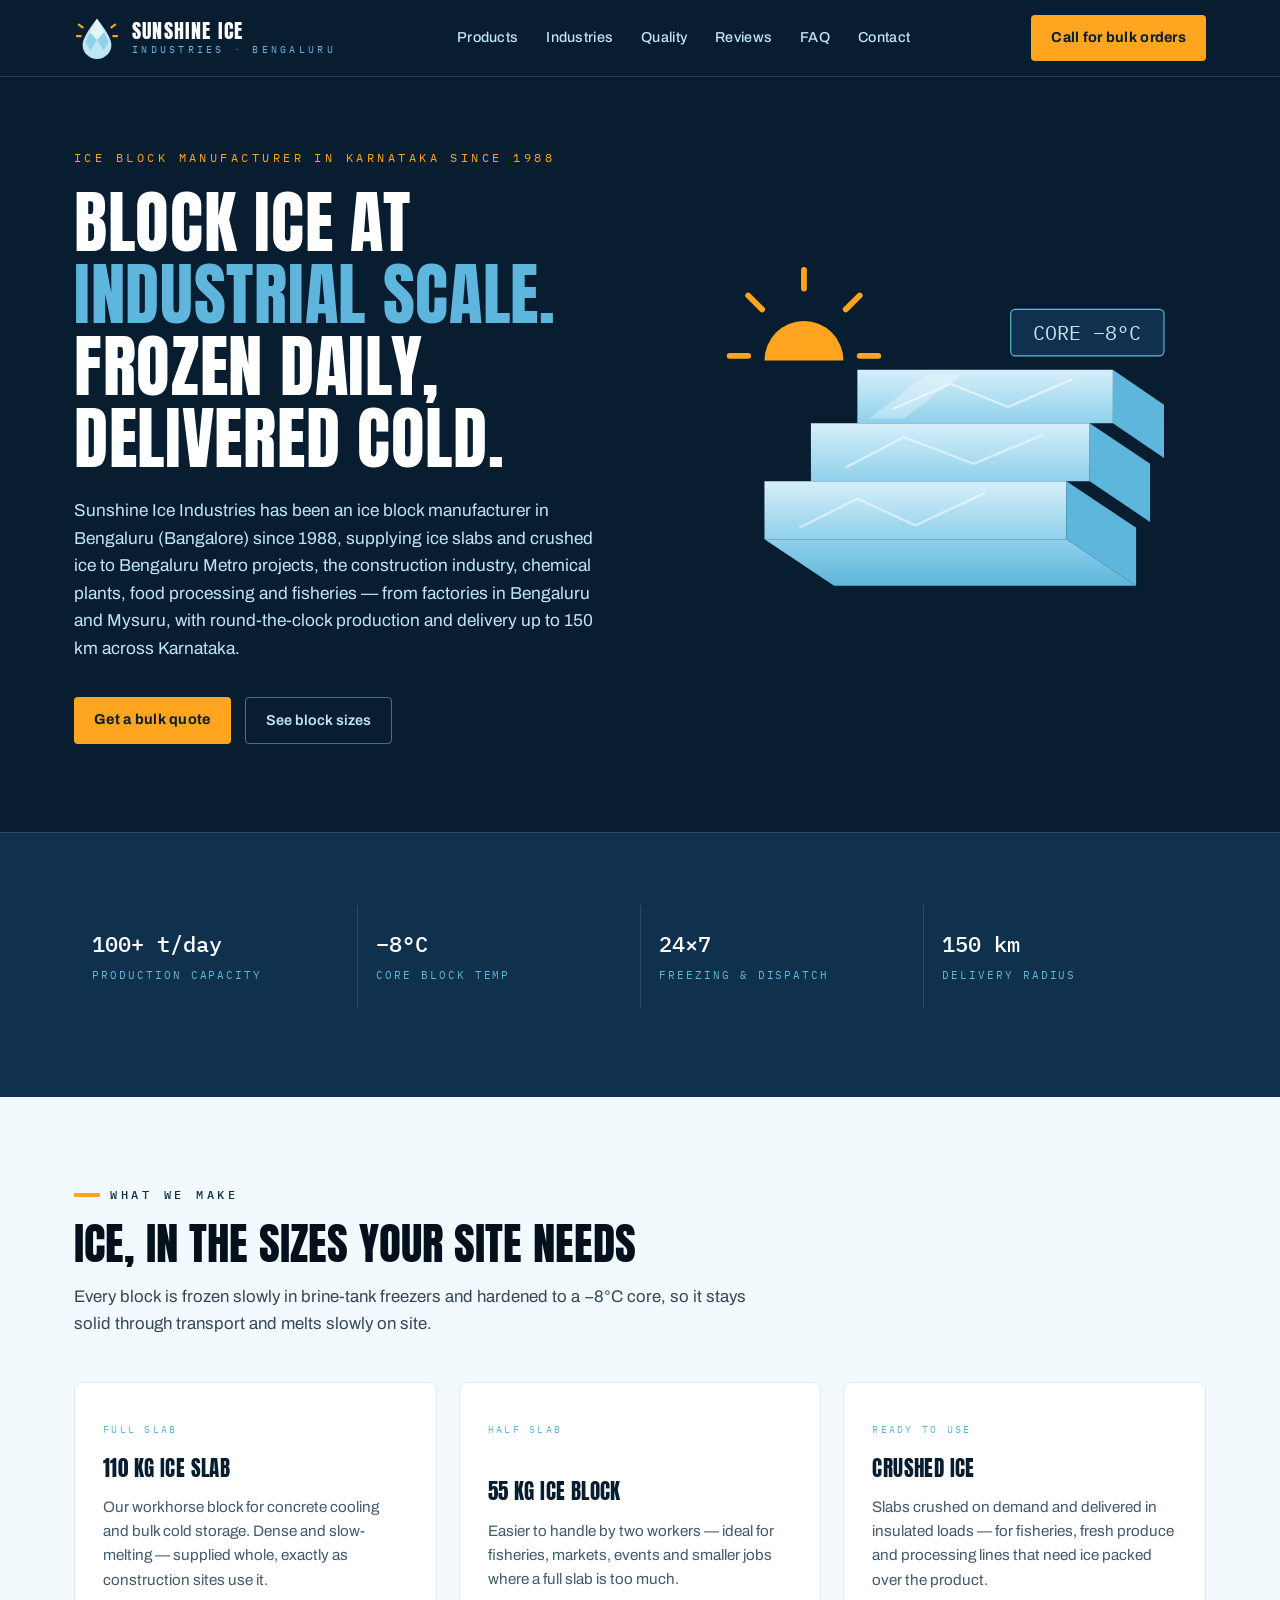
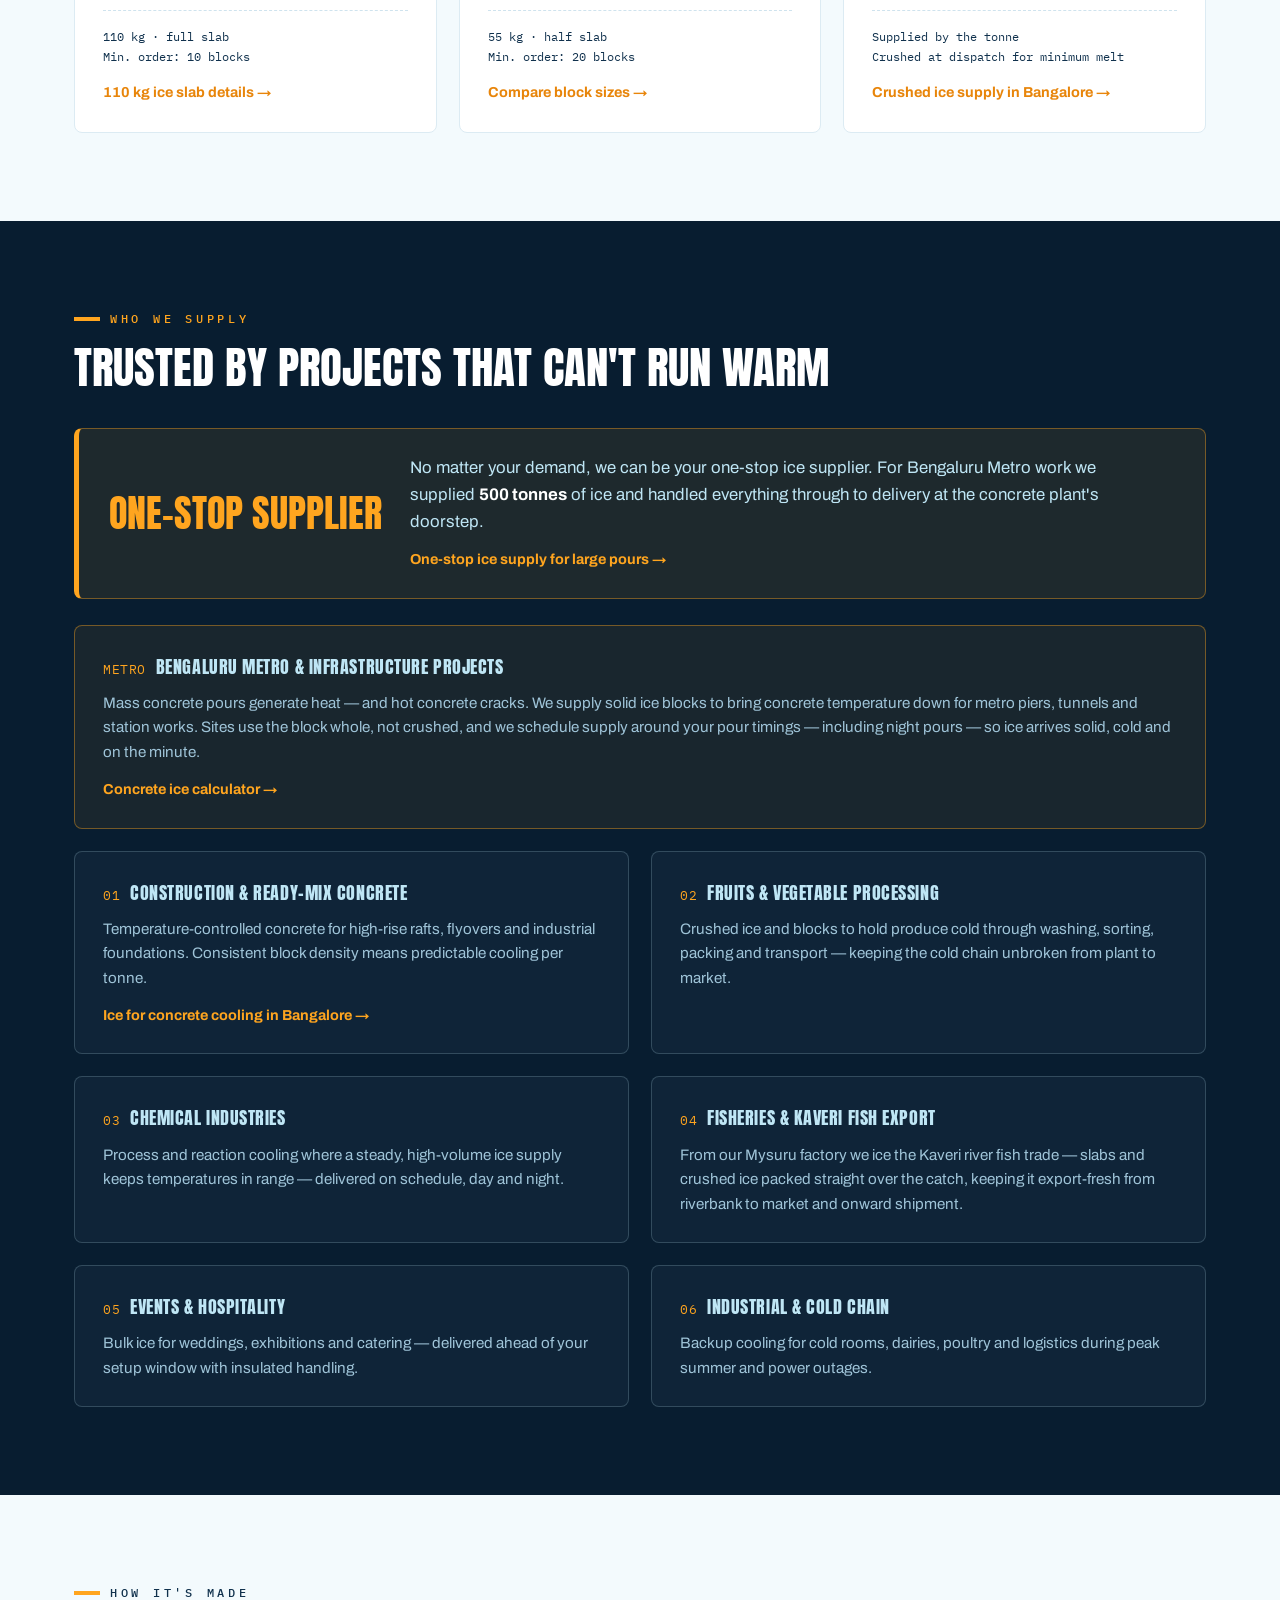
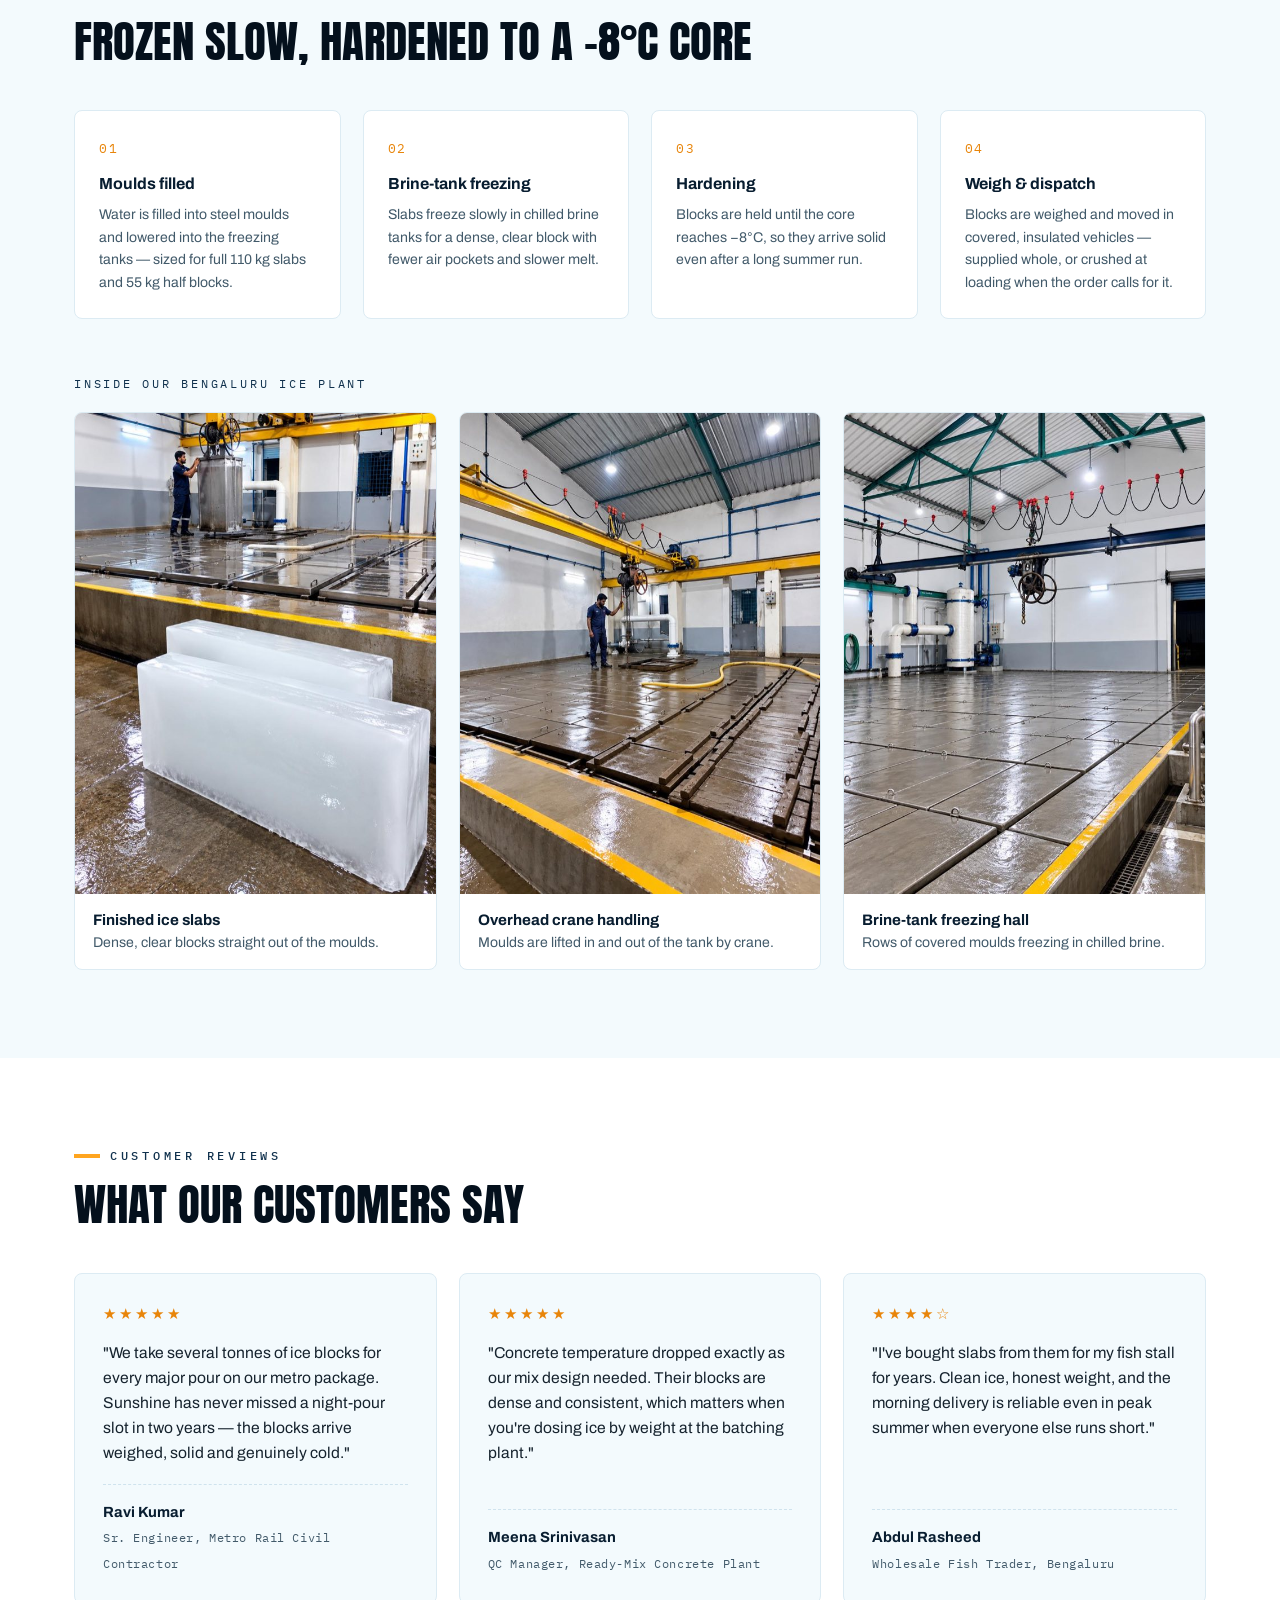
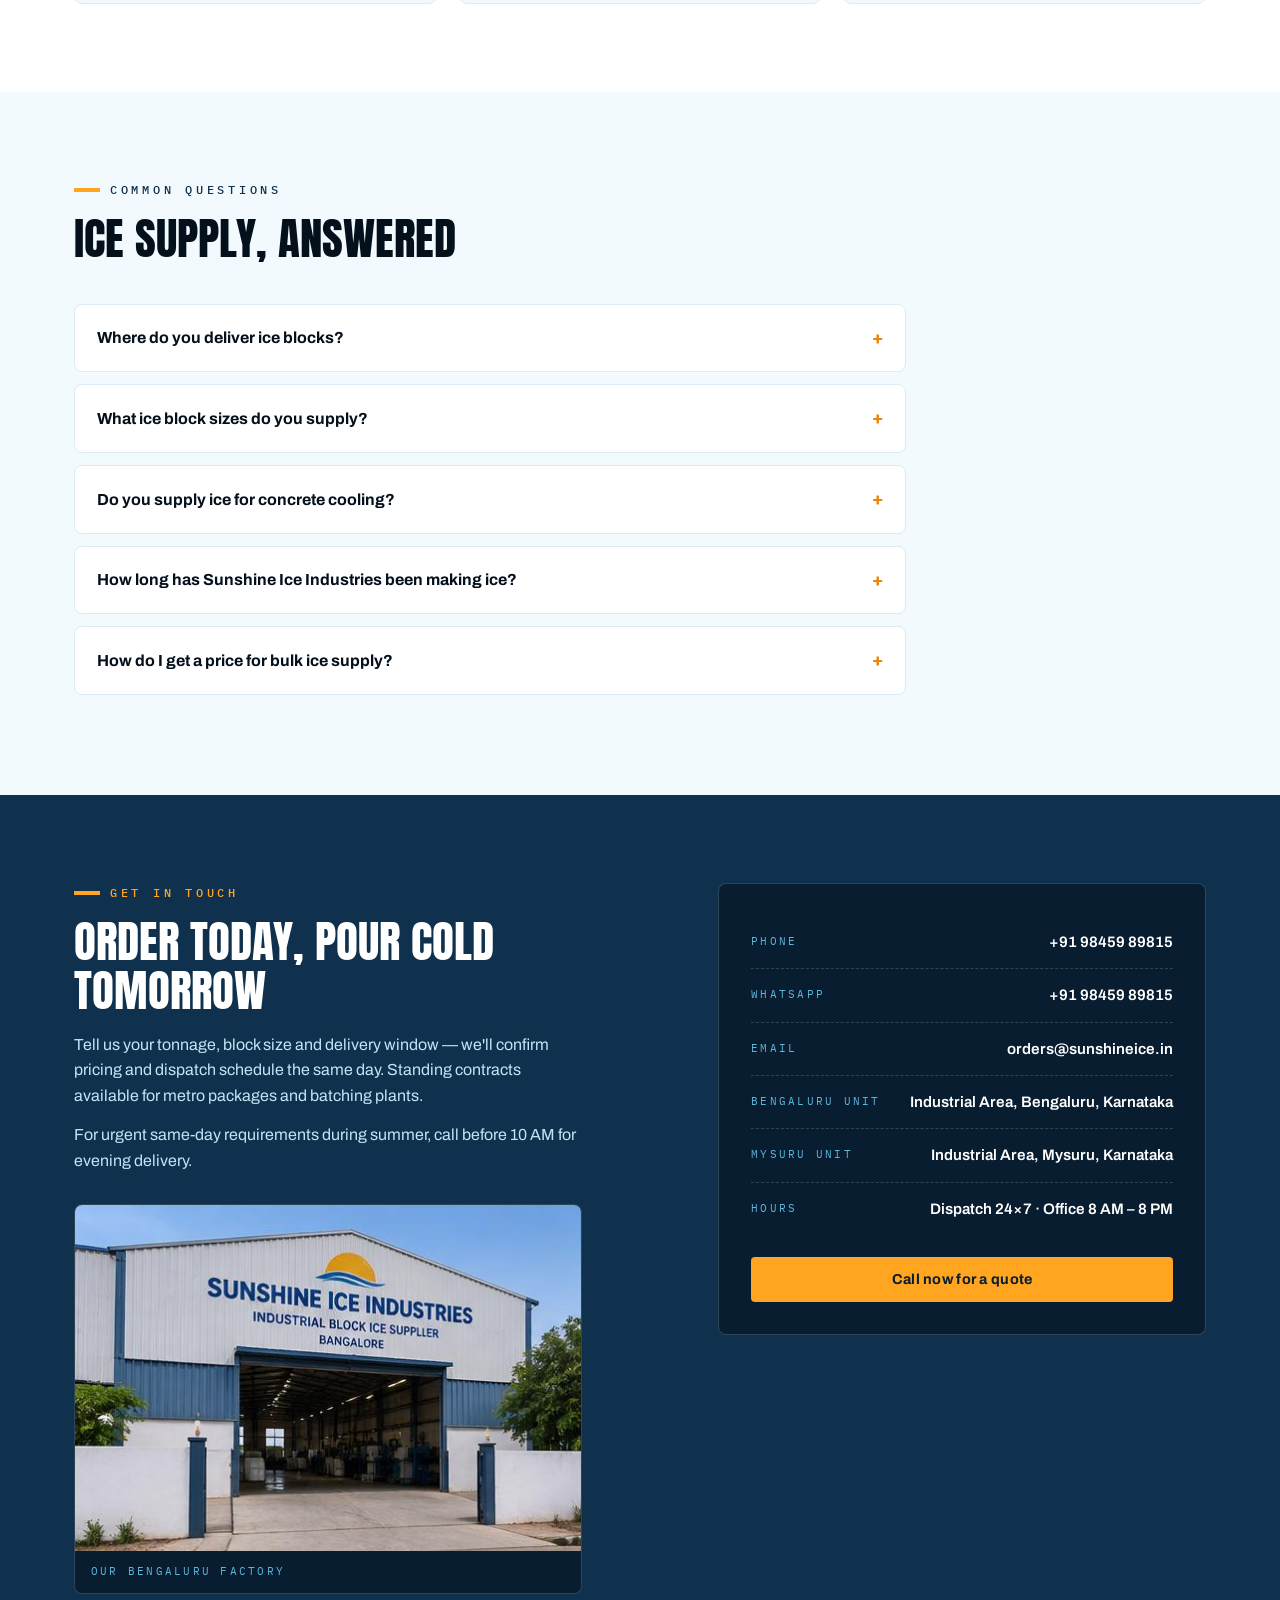
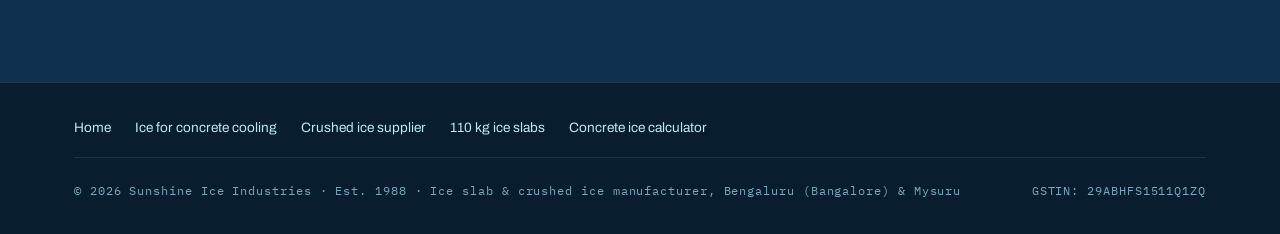
<file: index.html>
<!DOCTYPE html>
<html lang="en">
<head>
<meta charset="UTF-8">
<meta name="viewport" content="width=device-width, initial-scale=1.0">
<meta name="color-scheme" content="only light">
<meta name="supported-color-schemes" content="light">
<title>Ice Block Manufacturer in Bengaluru | Ice Slab Supplier — Sunshine Ice Industries</title>
<meta name="description" content="Ice block and ice slab manufacturer in Bengaluru (Bangalore) since 1988. 110 kg and 55 kg blocks and crushed ice for concrete cooling. Call +91 98459 89815.">
<link rel="canonical" href="https://www.sunshineice.in/">
<meta name="geo.region" content="IN-KA">
<meta name="geo.placename" content="Bengaluru">
<meta property="og:type" content="website">
<meta property="og:title" content="Ice Block Manufacturer in Bengaluru — Sunshine Ice Industries">
<meta property="og:description" content="110 kg &amp; 55 kg ice slabs and crushed ice for concrete cooling, metro projects, construction and food processing. 100+ tonnes/day, delivery up to 150 km. Call +91 98459 89815.">
<meta property="og:url" content="https://www.sunshineice.in/">
<meta property="og:locale" content="en_IN">
<meta property="og:site_name" content="Sunshine Ice Industries">
<meta property="og:image" content="https://www.sunshineice.in/images/sunshine-ice-bengaluru-share.jpg">
<meta property="og:image:type" content="image/jpeg">
<meta property="og:image:width" content="1200">
<meta property="og:image:height" content="630">
<meta property="og:image:alt" content="Ice slabs at the Sunshine Ice Industries factory in Bengaluru">
<meta name="twitter:card" content="summary_large_image">
<meta name="twitter:image" content="https://www.sunshineice.in/images/sunshine-ice-bengaluru-share.jpg">
<meta name="twitter:title" content="Ice Block Manufacturer in Bengaluru — Sunshine Ice Industries">
<meta name="twitter:description" content="Industrial ice slabs and crushed ice. 100+ tonnes/day, delivery up to 150 km across Karnataka.">
<link rel="icon" type="image/svg+xml" href="/favicon.svg">
<link rel="icon" type="image/png" sizes="96x96" href="/favicon-96.png">
<link rel="apple-touch-icon" href="/apple-touch-icon.png">
<link rel="preconnect" href="https://fonts.googleapis.com">
<link rel="preconnect" href="https://fonts.gstatic.com" crossorigin>
<link href="https://fonts.googleapis.com/css2?family=Anton&family=Archivo:wght@400;500;600;700&family=IBM+Plex+Mono:wght@400;500&display=swap" rel="stylesheet">
<link rel="stylesheet" href="/styles.css">
<script type="application/ld+json">
{
  "@context": "https://schema.org",
  "@type": "LocalBusiness",
  "name": "Sunshine Ice Industries",
  "description": "Ice block and ice slab manufacturer with factories in Bengaluru and Mysuru, supplying construction, Bengaluru Metro projects, chemical industries, food processing and Kaveri river fish export.",
  "url": "https://www.sunshineice.in/",
  "foundingDate": "1988",
  "telephone": "+919845989815",
  "email": "orders@sunshineice.in",
  "image": [
    "https://www.sunshineice.in/images/sunshine-ice-bengaluru-share.jpg",
    "https://www.sunshineice.in/images/ice-slabs-bengaluru-ice-factory.jpg",
    "https://www.sunshineice.in/images/ice-factory-bengaluru-exterior.jpg"
  ],
  "address": {
    "@type": "PostalAddress",
    "addressLocality": "Bengaluru",
    "addressRegion": "Karnataka",
    "addressCountry": "IN"
  },
  "location": [
    {"@type": "Place", "name": "Sunshine Ice Industries Bengaluru Unit", "address": {"@type": "PostalAddress", "addressLocality": "Bengaluru", "addressRegion": "Karnataka", "addressCountry": "IN"}},
    {"@type": "Place", "name": "Sunshine Ice Industries Mysuru Unit", "address": {"@type": "PostalAddress", "addressLocality": "Mysuru", "addressRegion": "Karnataka", "addressCountry": "IN"}}
  ],
  "areaServed": ["Bengaluru", "Bangalore", "Mysuru", "Karnataka"],
  "openingHours": "Mo-Su 00:00-24:00",
  "vatID": "29ABHFS1511Q1ZQ",
  "makesOffer": [
    {"@type": "Offer", "itemOffered": {"@type": "Product", "name": "110 kg Ice Slab"}},
    {"@type": "Offer", "itemOffered": {"@type": "Product", "name": "55 kg Ice Block"}},
    {"@type": "Offer", "itemOffered": {"@type": "Product", "name": "Crushed Ice"}}
  ]
}
</script>
<script type="application/ld+json">
{
  "@context": "https://schema.org",
  "@type": "FAQPage",
  "mainEntity": [
    {
      "@type": "Question",
      "name": "Where do you deliver ice blocks?",
      "acceptedAnswer": {"@type": "Answer", "text": "We deliver across Bengaluru (Bangalore) and up to 150 km from our factories in Bengaluru and Mysuru, covering both cities and surrounding districts, in covered insulated vehicles."}
    },
    {
      "@type": "Question",
      "name": "What ice block sizes do you supply?",
      "acceptedAnswer": {"@type": "Answer", "text": "Full slabs of 110 kg, half slabs of 55 kg, and crushed ice supplied by the tonne. Minimum order is 10 full slabs or 20 half blocks."}
    },
    {
      "@type": "Question",
      "name": "Do you supply ice for concrete cooling?",
      "acceptedAnswer": {"@type": "Answer", "text": "Yes. We supply solid ice blocks for concrete temperature control on metro and construction pours, scheduled around your pour timings including night pours."}
    },
    {
      "@type": "Question",
      "name": "How long has Sunshine Ice Industries been making ice?",
      "acceptedAnswer": {"@type": "Answer", "text": "Since 1988. We have been making block ice in Bengaluru for more than 35 years, and today produce over 100 tonnes a day from our factories in Bengaluru and Mysuru."}
    },
    {
      "@type": "Question",
      "name": "How do I get a price for bulk ice supply?",
      "acceptedAnswer": {"@type": "Answer", "text": "Call or WhatsApp +91 98459 89815 with your tonnage, block size and delivery location — we confirm pricing and dispatch schedule the same day."}
    }
  ]
}
</script>
</head>
<body>
<!-- ================= HEADER ================= -->
<header>
  <div class="wrap nav">
    <a class="brand" href="#top" aria-label="Sunshine Ice Industries home">
      <!-- LOGO: frost drop — a droplet freezing into facets, flanked by sun rays -->
      <svg width="46" height="46" viewBox="0 0 96 96" role="img" aria-label="Sunshine Ice Industries logo">
        <path d="M48 8 C48 8 78 44 78 62 A30 30 0 0 1 18 62 C18 44 48 8 48 8Z" fill="#BFE6F5"/>
        <polygon points="48,8 63,36 48,52 33,36" fill="#E4F5FC"/>
        <polygon points="33,36 48,52 34,74 24,56" fill="#8FD0EA"/>
        <polygon points="63,36 48,52 62,74 72,56" fill="#8FD0EA"/>
        <g stroke="#FFA51F" stroke-width="4.5" stroke-linecap="round">
          <line x1="10" y1="20" x2="18" y2="26"/>
          <line x1="86" y1="20" x2="78" y2="26"/>
          <line x1="6"  y1="44" x2="14" y2="44"/>
          <line x1="90" y1="44" x2="82" y2="44"/>
        </g>
      </svg>
      <span class="brand-name">SUNSHINE ICE<span>INDUSTRIES<i> · BENGALURU</i></span></span>
    </a>
    <nav class="links" id="navLinks">
      <a href="#products">Products</a>
      <a href="#industries">Industries</a>
      <a href="#process">Quality</a>
      <a href="#reviews">Reviews</a>
      <a href="#faq">FAQ</a>
      <a href="#contact">Contact</a>
    </nav>
    <div style="display:flex;gap:12px;align-items:center">
      <a class="call-btn" href="tel:+919845989815"><span class="lbl-long">Call for bulk orders</span><span class="lbl-short">Call now</span></a>
      <button class="menu-toggle" id="menuToggle" aria-expanded="false" aria-controls="navLinks" aria-label="Toggle menu">&#9776;</button>
    </div>
  </div>
</header>

<!-- ================= HERO ================= -->
<div class="hero" id="top">
  <div class="wrap">
    <div>
      <h1 class="eyebrow">Ice block manufacturer in Karnataka since 1988</h1>
      <p class="hero-title">Block ice at <em>industrial scale.</em> Frozen daily, delivered cold.</p>
      <p class="lede">Sunshine Ice Industries has been an ice block manufacturer in Bengaluru (Bangalore) since 1988, supplying
        ice slabs and crushed ice to Bengaluru Metro projects, the construction industry, chemical
        plants, food processing and fisheries — from factories in Bengaluru and Mysuru, with
        round-the-clock production and delivery up to 150 km across Karnataka.</p>
      <div class="hero-ctas">
        <a class="call-btn" href="#contact">Get a bulk quote</a>
        <a class="btn-ghost" href="#products">See block sizes</a>
      </div>
    </div>
    <div class="hero-art" aria-hidden="true">
      <!-- stacked ice slabs -->
      <svg viewBox="0 0 420 340" xmlns="http://www.w3.org/2000/svg">
        <defs>
          <linearGradient id="face" x1="0" y1="0" x2="0" y2="1">
            <stop offset="0" stop-color="#D6EFFA"/><stop offset="1" stop-color="#8FD0EA"/>
          </linearGradient>
          <linearGradient id="side" x1="0" y1="0" x2="0" y2="1">
            <stop offset="0" stop-color="#8FD0EA"/><stop offset="1" stop-color="#5FB6DC"/>
          </linearGradient>
        </defs>
        <!-- bottom slab -->
        <g>
          <polygon points="40,250 300,250 360,290 100,290" fill="url(#side)"/>
          <polygon points="40,250 300,250 300,200 40,200" fill="url(#face)"/>
          <polygon points="300,250 360,290 360,240 300,200" fill="#5FB6DC"/>
          <polyline points="70,240 120,215 170,238 230,210" fill="none" stroke="#FFFFFF" stroke-opacity=".5" stroke-width="2"/>
        </g>
        <!-- middle slab -->
        <g>
          <polygon points="70,200 310,200 360,235 120,235" fill="url(#side)" opacity="0"/>
          <polygon points="80,200 320,200 320,150 80,150" fill="url(#face)"/>
          <polygon points="320,200 372,235 372,185 320,150" fill="#5FB6DC"/>
          <polygon points="80,200 320,200 372,235 132,235" fill="url(#side)" opacity=".0"/>
          <polyline points="110,188 160,162 220,185 280,160" fill="none" stroke="#FFFFFF" stroke-opacity=".5" stroke-width="2"/>
        </g>
        <!-- top slab -->
        <g>
          <polygon points="120,150 340,150 340,104 120,104" fill="url(#face)"/>
          <polygon points="340,150 384,180 384,134 340,104" fill="#5FB6DC"/>
          <polyline points="150,138 200,116 250,136 305,112" fill="none" stroke="#FFFFFF" stroke-opacity=".55" stroke-width="2"/>
          <polygon class="glint" points="130,146 180,108 210,108 160,146" fill="#FFFFFF" opacity=".3"/>
        </g>
        <!-- sun -->
        <g>
          <path d="M40 96a34 34 0 0 1 68 0Z" fill="#FFA51F"/>
          <g stroke="#FFA51F" stroke-width="5" stroke-linecap="round">
            <line x1="74" y1="18" x2="74" y2="34"/>
            <line x1="26" y1="40" x2="38" y2="52"/>
            <line x1="122" y1="40" x2="110" y2="52"/>
            <line x1="10" y1="92" x2="26" y2="92"/>
            <line x1="138" y1="92" x2="122" y2="92"/>
          </g>
        </g>
        <!-- temperature tag -->
        <g font-family="IBM Plex Mono, monospace">
          <rect x="252" y="52" width="132" height="40" rx="4" fill="#10314D" stroke="#5FB6DC"/>
          <text x="318" y="78" fill="#BFE6F5" font-size="17" text-anchor="middle">CORE −8°C</text>
        </g>
      </svg>
    </div>
  </div>
  <!-- spec strip -->
  <div class="spec-strip">
    <div class="wrap">
      <div class="spec"><b>100+ t/day</b><span>Production capacity</span></div>
      <div class="spec"><b>−8°C</b><span>Core block temp</span></div>
      <div class="spec"><b>24×7</b><span>Freezing &amp; dispatch</span></div>
      <div class="spec"><b>150 km</b><span>Delivery radius</span></div>
    </div>
  </div>
</div>
<!-- ================= PRODUCTS ================= -->
<section id="products">
  <div class="wrap">
    <p class="kicker">What we make</p>
    <h2>Ice, in the sizes your site needs</h2>
    <p class="section-intro">Every block is frozen slowly in brine-tank freezers and hardened to a
      −8°C core, so it stays solid through transport and melts slowly on site.</p>
    <div class="cards">
      <div class="card">
        <p class="tag">Full slab</p>
        <h3>110 kg Ice Slab</h3>
        <p>Our workhorse block for concrete cooling and bulk cold storage. Dense and slow-melting —
          supplied whole, exactly as construction sites use it.</p>
        <p class="meta">110 kg · full slab<br>Min. order: 10 blocks</p>
        <a class="more" href="/110-kg-ice-slab-bangalore/">110 kg ice slab details</a>
      </div>
      <div class="card">
        <p class="tag">Half slab</p>
        <h3>55 kg Ice Block</h3>
        <p>Easier to handle by two workers — ideal for fisheries, markets, events and smaller
          jobs where a full slab is too much.</p>
        <p class="meta">55 kg · half slab<br>Min. order: 20 blocks</p>
        <a class="more" href="/110-kg-ice-slab-bangalore/">Compare block sizes</a>
      </div>
      <div class="card">
        <p class="tag">Ready to use</p>
        <h3>Crushed Ice</h3>
        <p>Slabs crushed on demand and delivered in insulated loads — for fisheries, fresh produce
          and processing lines that need ice packed over the product.</p>
        <p class="meta">Supplied by the tonne<br>Crushed at dispatch for minimum melt</p>
        <a class="more" href="/crushed-ice-supplier-bangalore/">Crushed ice supply in Bangalore</a>
      </div>
    </div>
  </div>
</section>

<!-- ================= INDUSTRIES ================= -->
<section class="industries" id="industries">
  <div class="wrap">
    <p class="kicker" style="color:var(--sun)">Who we supply</p>
    <h2>Trusted by projects that can't run warm</h2>
    <div class="callout wide">
      <b class="big">One-stop supplier</b>
      <div>
        <p>No matter your demand, we can be your one-stop ice supplier. For Bengaluru Metro
          work we supplied <b>500 tonnes</b> of ice and handled everything through to delivery
          at the concrete plant's doorstep.</p>
        <a class="more" href="/ice-for-concrete-cooling-bangalore/">One-stop ice supply for large pours</a>
      </div>
    </div>
    <div class="ind-grid">
      <div class="ind feature">
        <h3><span class="num">METRO</span>Bengaluru Metro &amp; infrastructure projects</h3>
        <p>Mass concrete pours generate heat — and hot concrete cracks. We supply solid ice blocks
          to bring concrete temperature down for metro piers, tunnels and station works. Sites use
          the block whole, not crushed, and we schedule supply around your pour timings — including
          night pours — so ice arrives solid, cold and on the minute.</p>
        <a class="more" href="/concrete-ice-calculator/">Concrete ice calculator</a>
      </div>
      <div class="ind">
        <h3><span class="num">01</span>Construction &amp; ready-mix concrete</h3>
        <p>Temperature-controlled concrete for high-rise rafts, flyovers and industrial
          foundations. Consistent block density means predictable cooling per tonne.</p>
        <a class="more" href="/ice-for-concrete-cooling-bangalore/">Ice for concrete cooling in Bangalore</a>
      </div>
      <div class="ind">
        <h3><span class="num">02</span>Fruits &amp; vegetable processing</h3>
        <p>Crushed ice and blocks to hold produce cold through washing, sorting, packing and
          transport — keeping the cold chain unbroken from plant to market.</p>
      </div>
      <div class="ind">
        <h3><span class="num">03</span>Chemical industries</h3>
        <p>Process and reaction cooling where a steady, high-volume ice supply keeps temperatures
          in range — delivered on schedule, day and night.</p>
      </div>
      <div class="ind">
        <h3><span class="num">04</span>Fisheries &amp; Kaveri fish export</h3>
        <p>From our Mysuru factory we ice the Kaveri river fish trade — slabs and crushed ice
          packed straight over the catch, keeping it export-fresh from riverbank to market and
          onward shipment.</p>
      </div>
      <div class="ind">
        <h3><span class="num">05</span>Events &amp; hospitality</h3>
        <p>Bulk ice for weddings, exhibitions and catering — delivered ahead of your setup
          window with insulated handling.</p>
      </div>
      <div class="ind">
        <h3><span class="num">06</span>Industrial &amp; cold chain</h3>
        <p>Backup cooling for cold rooms, dairies, poultry and logistics during peak summer
          and power outages.</p>
      </div>
    </div>
  </div>
</section>

<!-- ================= PROCESS / QUALITY ================= -->
<section id="process">
  <div class="wrap">
    <p class="kicker">How it's made</p>
    <h2>Frozen slow, hardened to a −8°C core</h2>
    <div class="steps">
      <div class="step">
        <h3>Moulds filled</h3>
        <p>Water is filled into steel moulds and lowered into the freezing tanks — sized for
          full 110 kg slabs and 55 kg half blocks.</p>
      </div>
      <div class="step">
        <h3>Brine-tank freezing</h3>
        <p>Slabs freeze slowly in chilled brine tanks for a dense, clear block with fewer air
          pockets and slower melt.</p>
      </div>
      <div class="step">
        <h3>Hardening</h3>
        <p>Blocks are held until the core reaches −8°C, so they arrive solid even after a long
          summer run.</p>
      </div>
      <div class="step">
        <h3>Weigh &amp; dispatch</h3>
        <p>Blocks are weighed and moved in covered, insulated vehicles — supplied whole, or
          crushed at loading when the order calls for it.</p>
      </div>
    </div>
    <p class="plant-label">Inside our Bengaluru ice plant</p>
    <div class="plant">
      <figure>
        <img src="images/ice-slabs-bengaluru-ice-factory-640.jpg" srcset="images/ice-slabs-bengaluru-ice-factory-640.jpg 640w, images/ice-slabs-bengaluru-ice-factory.jpg 960w" sizes="(max-width:900px) 72vw, 365px" width="960" height="1280" loading="lazy" decoding="async" alt="Two clear ice slabs standing beside the brine tank at the Sunshine Ice Industries factory in Bengaluru">
        <figcaption><b>Finished ice slabs</b>Dense, clear blocks straight out of the moulds.</figcaption>
      </figure>
      <figure>
        <img src="images/ice-factory-overhead-crane-640.jpg" srcset="images/ice-factory-overhead-crane-640.jpg 640w, images/ice-factory-overhead-crane.jpg 960w" sizes="(max-width:900px) 72vw, 365px" width="960" height="1280" loading="lazy" decoding="async" alt="Worker operating an overhead crane above the covered brine tank at the Bengaluru ice block factory">
        <figcaption><b>Overhead crane handling</b>Moulds are lifted in and out of the tank by crane.</figcaption>
      </figure>
      <figure>
        <img src="images/brine-tank-freezing-hall-640.jpg" srcset="images/brine-tank-freezing-hall-640.jpg 640w, images/brine-tank-freezing-hall.jpg 960w" sizes="(max-width:900px) 72vw, 365px" width="960" height="1280" loading="lazy" decoding="async" alt="Brine-tank freezing hall with rows of covered ice moulds at the Bengaluru ice plant">
        <figcaption><b>Brine-tank freezing hall</b>Rows of covered moulds freezing in chilled brine.</figcaption>
      </figure>
    </div>
  </div>
</section>

<!-- ================= REVIEWS ================= -->
<section class="reviews" id="reviews">
  <div class="wrap">
    <p class="kicker">Customer reviews</p>
    <h2>What our customers say</h2>
    <div class="review-grid">
      <div class="review">
        <p class="stars" aria-label="5 out of 5 stars">★★★★★</p>
        <blockquote>"We take several tonnes of ice blocks for every major pour on our metro
          package. Sunshine has never missed a night-pour slot in two years — the blocks arrive
          weighed, solid and genuinely cold."</blockquote>
        <div class="who"><b>Ravi Kumar</b><span>Sr. Engineer, Metro Rail Civil Contractor</span></div>
      </div>
      <div class="review">
        <p class="stars" aria-label="5 out of 5 stars">★★★★★</p>
        <blockquote>"Concrete temperature dropped exactly as our mix design needed. Their blocks
          are dense and consistent, which matters when you're dosing ice by weight at the
          batching plant."</blockquote>
        <div class="who"><b>Meena Srinivasan</b><span>QC Manager, Ready-Mix Concrete Plant</span></div>
      </div>
      <div class="review">
        <p class="stars" aria-label="4 out of 5 stars">★★★★☆</p>
        <blockquote>"I've bought slabs from them for my fish stall for years. Clean ice, honest
          weight, and the morning delivery is reliable even in peak summer when everyone else
          runs short."</blockquote>
        <div class="who"><b>Abdul Rasheed</b><span>Wholesale Fish Trader, Bengaluru</span></div>
      </div>
    </div>
  </div>
</section>

<!-- ================= FAQ ================= -->
<section id="faq">
  <div class="wrap">
    <p class="kicker">Common questions</p>
    <h2>Ice supply, answered</h2>
    <div class="faq-list">
      <details>
        <summary>Where do you deliver ice blocks?</summary>
        <p>We deliver across Bengaluru (Bangalore) and up to 150 km from our factories in Bengaluru
          and Mysuru — covering both cities and surrounding districts — in covered, insulated
          vehicles so blocks arrive solid.</p>
      </details>
      <details>
        <summary>What ice block sizes do you supply?</summary>
        <p>Full slabs of 110 kg, half slabs of 55 kg, and crushed ice supplied by the tonne.
          Minimum order is 10 full slabs or 20 half blocks.</p>
      </details>
      <details>
        <summary>Do you supply ice for concrete cooling?</summary>
        <p>Yes — solid ice blocks for concrete temperature control on metro and construction
          pours. Sites use the block whole, and we schedule supply around your pour timings,
          including night pours.</p>
      </details>
      <details>
        <summary>How long has Sunshine Ice Industries been making ice?</summary>
        <p>Since 1988. We have been making block ice in Bengaluru for more than 35 years, and today produce over 100 tonnes a day from our factories in Bengaluru and Mysuru.</p>
      </details>
      <details>
        <summary>How do I get a price for bulk ice supply?</summary>
        <p>Call or WhatsApp <a href="tel:+919845989815">+91 98459 89815</a> with your tonnage,
          block size and delivery location — we confirm pricing and dispatch schedule the same day.</p>
      </details>
    </div>
  </div>
</section>

<!-- ================= CONTACT ================= -->
<section class="contact" id="contact">
  <div class="wrap">
    <div>
      <p class="kicker" style="color:var(--sun)">Get in touch</p>
      <h2>Order today, pour cold tomorrow</h2>
      <p style="margin-top:16px;max-width:32rem">Tell us your tonnage, block size and delivery
        window — we'll confirm pricing and dispatch schedule the same day. Standing contracts
        available for metro packages and batching plants.</p>
      <p style="margin-top:14px;max-width:32rem">For urgent same-day requirements during summer,
        call before 10 AM for evening delivery.</p>
      <figure class="plant-ext">
        <img src="images/ice-factory-bengaluru-exterior.jpg" width="508" height="348" loading="lazy" decoding="async" alt="Front of the Sunshine Ice Industries factory building in Bengaluru (Bangalore)">
        <figcaption>Our Bengaluru factory</figcaption>
      </figure>
    </div>
    <div class="contact-card">
      <div class="contact-line"><span>Phone</span><b><a href="tel:+919845989815" style="text-decoration:none">+91 98459 89815</a></b></div>
      <div class="contact-line"><span>WhatsApp</span><b><a href="https://wa.me/919845989815" style="text-decoration:none">+91 98459 89815</a></b></div>
      <div class="contact-line"><span>Email</span><b><a href="mailto:orders@sunshineice.in" style="text-decoration:none">orders@sunshineice.in</a></b></div>
      <div class="contact-line"><span>Bengaluru unit</span><b>Industrial Area, Bengaluru, Karnataka</b></div>
      <div class="contact-line"><span>Mysuru unit</span><b>Industrial Area, Mysuru, Karnataka</b></div>
      <div class="contact-line"><span>Hours</span><b>Dispatch 24×7 · Office 8 AM – 8 PM</b></div>
      <a class="call-btn" href="tel:+919845989815">Call now for a quote</a>
    </div>
  </div>
</section>

<!-- ================= FOOTER ================= -->
<footer>
  <div class="wrap">
    <nav class="foot-links" aria-label="More pages">
      <a href="/">Home</a>
      <a href="/ice-for-concrete-cooling-bangalore/">Ice for concrete cooling</a>
      <a href="/crushed-ice-supplier-bangalore/">Crushed ice supplier</a>
      <a href="/110-kg-ice-slab-bangalore/">110 kg ice slabs</a>
      <a href="/concrete-ice-calculator/">Concrete ice calculator</a>
    </nav>
    <small>© 2026 Sunshine Ice Industries · Est. 1988 · Ice slab &amp; crushed ice manufacturer, Bengaluru (Bangalore) &amp; Mysuru</small>
    <small>GSTIN: 29ABHFS1511Q1ZQ</small>
  </div>
</footer>

<script>
const t=document.getElementById('menuToggle'),n=document.getElementById('navLinks');
t.addEventListener('click',()=>{const open=n.classList.toggle('open');t.setAttribute('aria-expanded',open)});
n.querySelectorAll('a').forEach(a=>a.addEventListener('click',()=>{n.classList.remove('open');t.setAttribute('aria-expanded','false')}));
</script>
</body>
</html>
</file>
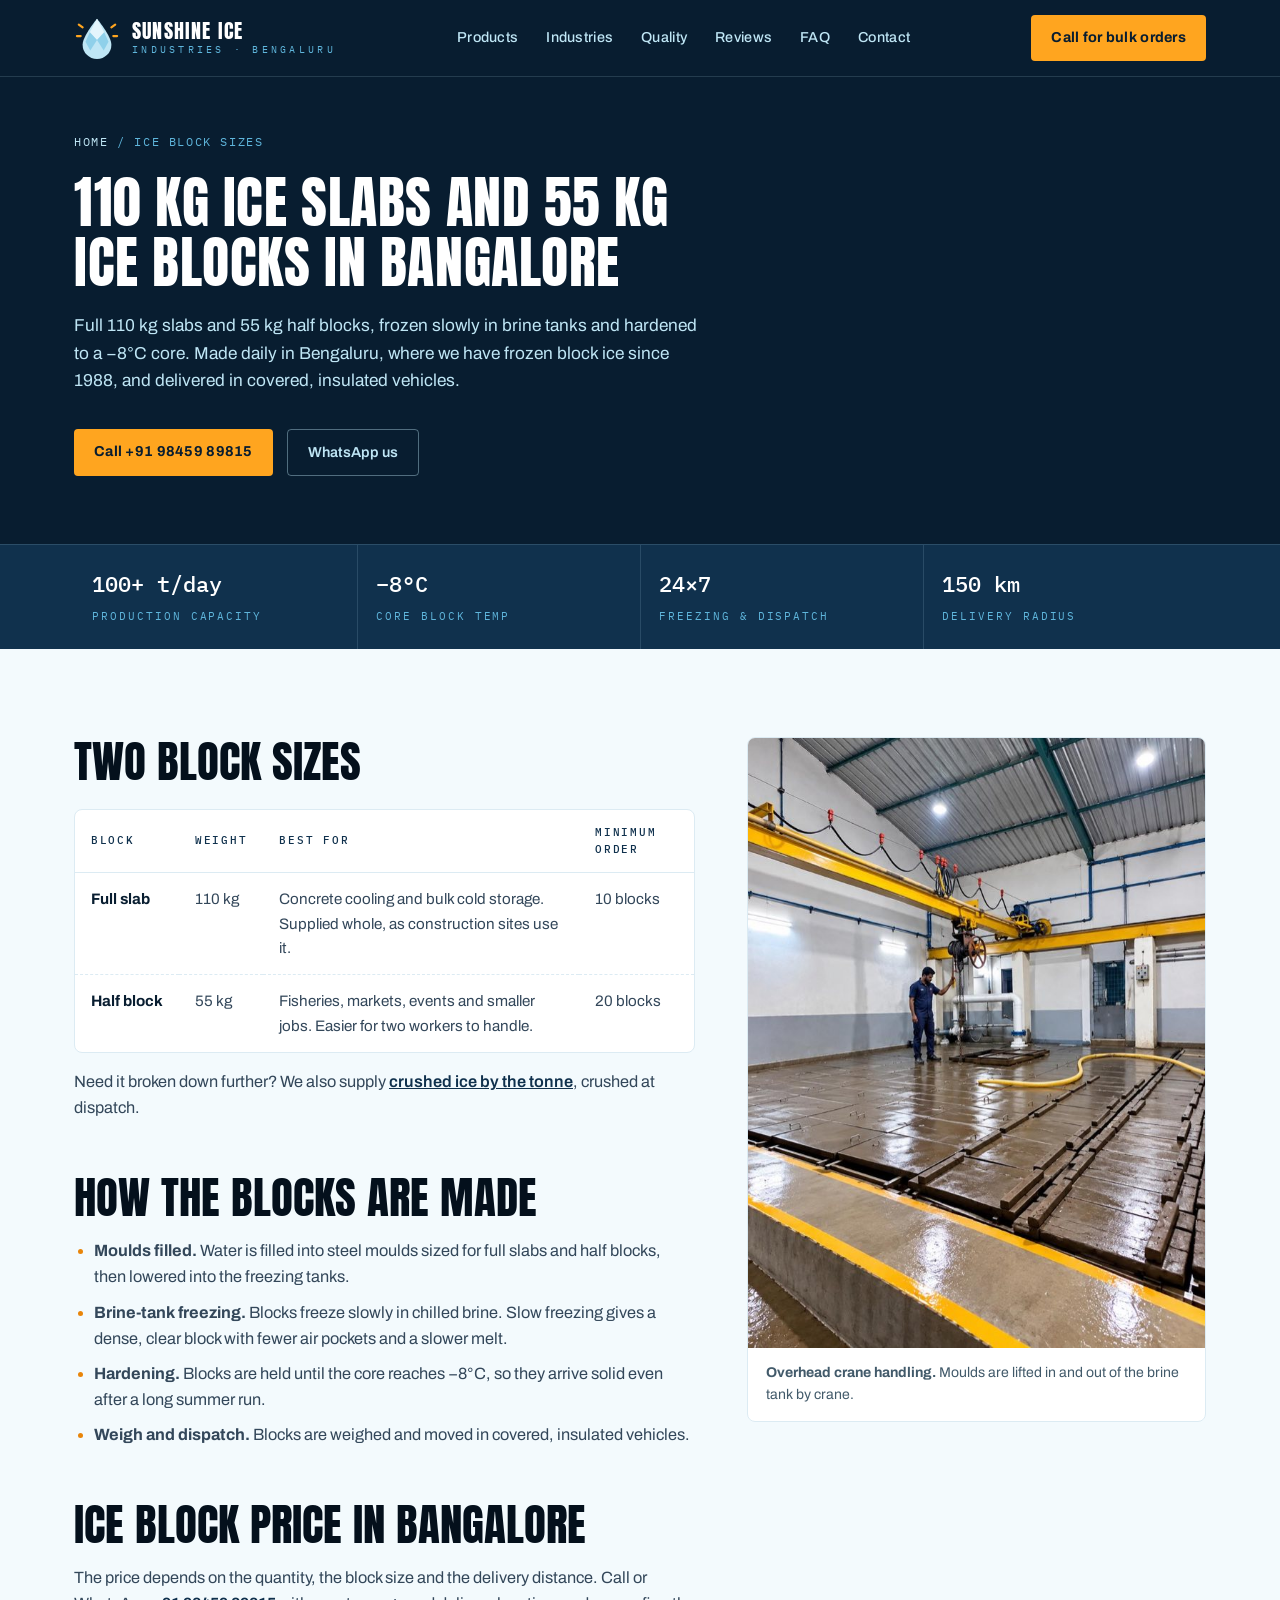
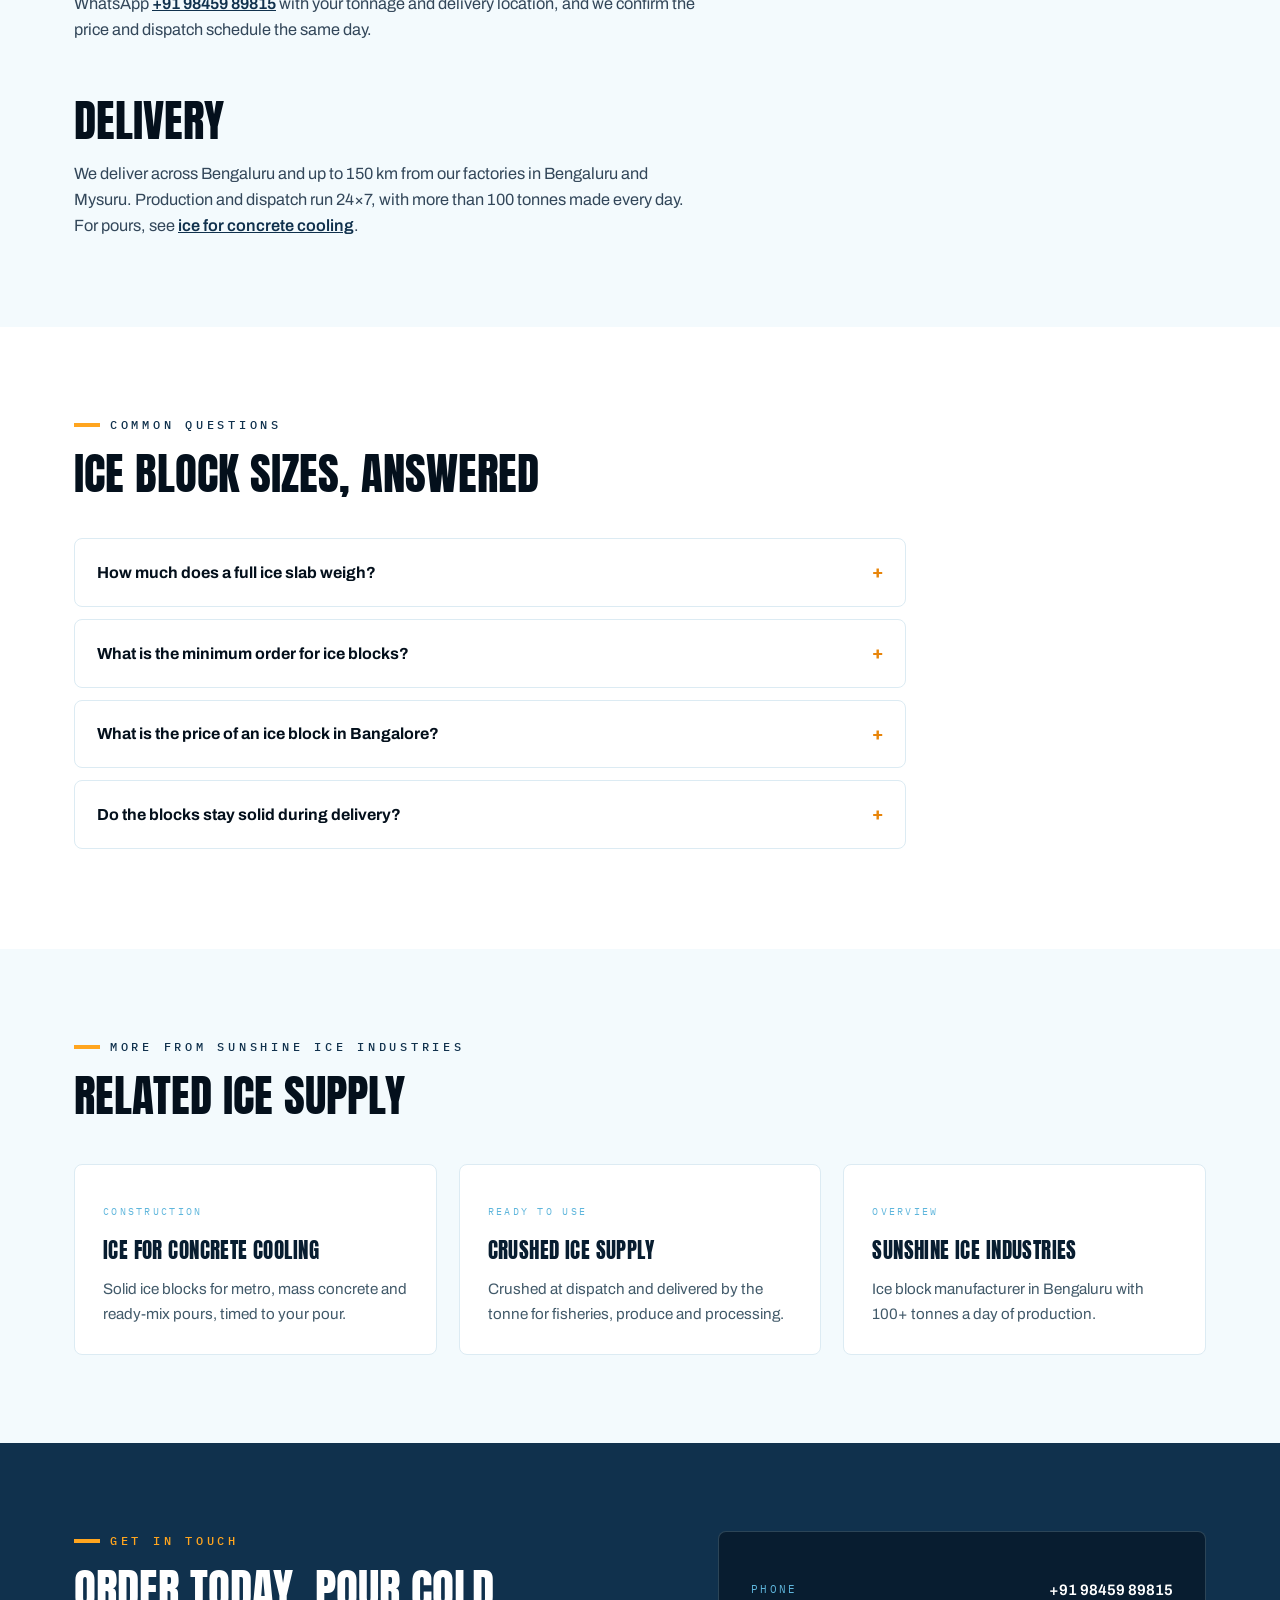
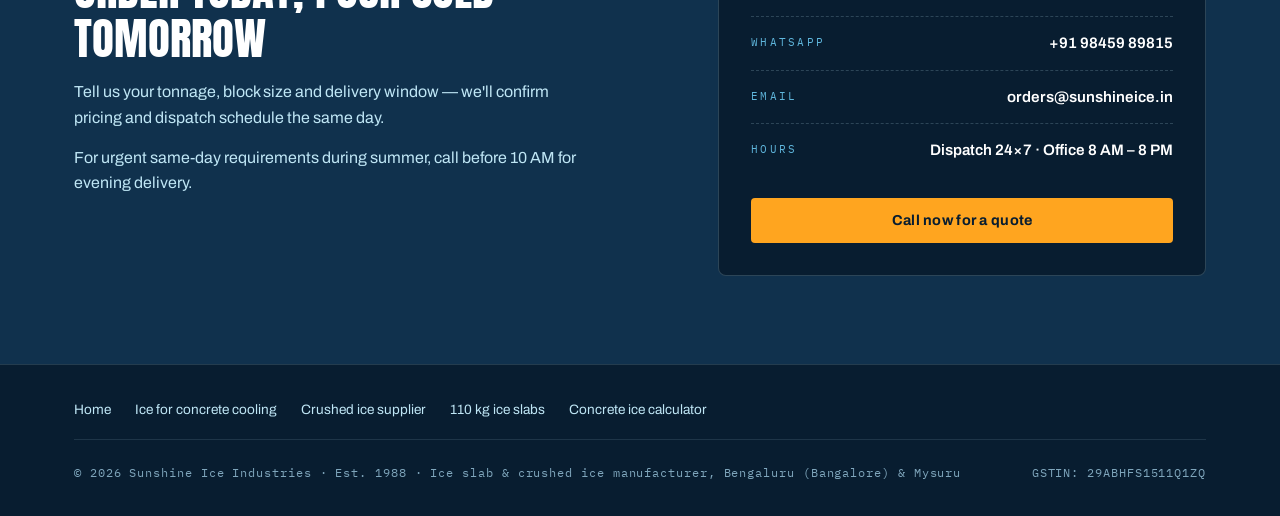
<file: 110-kg-ice-slab-bangalore/index.html>
<!DOCTYPE html>
<html lang="en">
<head>
<meta charset="UTF-8">
<meta name="viewport" content="width=device-width, initial-scale=1.0">
<meta name="color-scheme" content="only light">
<meta name="supported-color-schemes" content="light">
<title>110 kg Ice Slabs &amp; 55 kg Ice Blocks in Bangalore | Sunshine Ice</title>
<meta name="description" content="110 kg ice slabs and 55 kg ice blocks made daily in Bengaluru (Bangalore). Frozen slowly, hardened to a −8°C core, delivered in insulated vehicles. Call +91 98459 89815.">
<link rel="canonical" href="https://www.sunshineice.in/110-kg-ice-slab-bangalore/">
<meta name="geo.region" content="IN-KA">
<meta name="geo.placename" content="Bengaluru">
<meta property="og:type" content="website">
<meta property="og:title" content="110 kg Ice Slabs &amp; 55 kg Ice Blocks in Bangalore | Sunshine Ice">
<meta property="og:description" content="110 kg ice slabs and 55 kg ice blocks made daily in Bengaluru (Bangalore). Frozen slowly, hardened to a −8°C core, delivered in insulated vehicles. Call +91 98459 89815.">
<meta property="og:url" content="https://www.sunshineice.in/110-kg-ice-slab-bangalore/">
<meta property="og:locale" content="en_IN">
<meta property="og:site_name" content="Sunshine Ice Industries">
<meta property="og:image" content="https://www.sunshineice.in/images/sunshine-ice-bengaluru-share.jpg">
<meta property="og:image:width" content="1200">
<meta property="og:image:height" content="630">
<meta name="twitter:card" content="summary_large_image">
<meta name="twitter:image" content="https://www.sunshineice.in/images/sunshine-ice-bengaluru-share.jpg">
<link rel="icon" type="image/svg+xml" href="/favicon.svg">
<link rel="icon" type="image/png" sizes="96x96" href="/favicon-96.png">
<link rel="apple-touch-icon" href="/apple-touch-icon.png">
<link rel="preconnect" href="https://fonts.googleapis.com">
<link rel="preconnect" href="https://fonts.gstatic.com" crossorigin>
<link href="https://fonts.googleapis.com/css2?family=Anton&family=Archivo:wght@400;500;600;700&family=IBM+Plex+Mono:wght@400;500&display=swap" rel="stylesheet">
<link rel="stylesheet" href="/styles.css">
<script type="application/ld+json">
{
  "@context": "https://schema.org",
  "@type": "BreadcrumbList",
  "itemListElement": [
    {
      "@type": "ListItem",
      "position": 1,
      "name": "Home",
      "item": "https://www.sunshineice.in/"
    },
    {
      "@type": "ListItem",
      "position": 2,
      "name": "Ice block sizes",
      "item": "https://www.sunshineice.in/110-kg-ice-slab-bangalore/"
    }
  ]
}
</script>
<script type="application/ld+json">
{
  "@context": "https://schema.org",
  "@type": "FAQPage",
  "mainEntity": [
    {
      "@type": "Question",
      "name": "How much does a full ice slab weigh?",
      "acceptedAnswer": {
        "@type": "Answer",
        "text": "A full slab weighs 110 kg and a half block weighs 55 kg."
      }
    },
    {
      "@type": "Question",
      "name": "What is the minimum order for ice blocks?",
      "acceptedAnswer": {
        "@type": "Answer",
        "text": "The minimum order is 10 full slabs of 110 kg or 20 half blocks of 55 kg."
      }
    },
    {
      "@type": "Question",
      "name": "What is the price of an ice block in Bangalore?",
      "acceptedAnswer": {
        "@type": "Answer",
        "text": "The price depends on quantity, block size and delivery distance. Call or WhatsApp +91 98459 89815 with your requirement and we confirm the price the same day."
      }
    },
    {
      "@type": "Question",
      "name": "Do the blocks stay solid during delivery?",
      "acceptedAnswer": {
        "@type": "Answer",
        "text": "Blocks are hardened until the core reaches −8°C and moved in covered, insulated vehicles, so they arrive solid even after a long summer run."
      }
    }
  ]
}
</script>
</head>
<body>
<header>
  <div class="wrap nav">
    <a class="brand" href="/" aria-label="Sunshine Ice Industries home">
      <!-- LOGO: frost drop — a droplet freezing into facets, flanked by sun rays -->
      <svg width="46" height="46" viewBox="0 0 96 96" role="img" aria-label="Sunshine Ice Industries logo">
        <path d="M48 8 C48 8 78 44 78 62 A30 30 0 0 1 18 62 C18 44 48 8 48 8Z" fill="#BFE6F5"/>
        <polygon points="48,8 63,36 48,52 33,36" fill="#E4F5FC"/>
        <polygon points="33,36 48,52 34,74 24,56" fill="#8FD0EA"/>
        <polygon points="63,36 48,52 62,74 72,56" fill="#8FD0EA"/>
        <g stroke="#FFA51F" stroke-width="4.5" stroke-linecap="round">
          <line x1="10" y1="20" x2="18" y2="26"/>
          <line x1="86" y1="20" x2="78" y2="26"/>
          <line x1="6"  y1="44" x2="14" y2="44"/>
          <line x1="90" y1="44" x2="82" y2="44"/>
        </g>
      </svg>
      <span class="brand-name">SUNSHINE ICE<span>INDUSTRIES<i> · BENGALURU</i></span></span>
    </a>
    <nav class="links" id="navLinks">
      <a href="/#products">Products</a>
      <a href="/#industries">Industries</a>
      <a href="/#process">Quality</a>
      <a href="/#reviews">Reviews</a>
      <a href="/#faq">FAQ</a>
      <a href="/#contact">Contact</a>
    </nav>
    <div style="display:flex;gap:12px;align-items:center">
      <a class="call-btn" href="tel:+919845989815"><span class="lbl-long">Call for bulk orders</span><span class="lbl-short">Call now</span></a>
      <button class="menu-toggle" id="menuToggle" aria-expanded="false" aria-controls="navLinks" aria-label="Toggle menu">&#9776;</button>
    </div>
  </div>
</header>

<div class="page-hero">
  <div class="wrap">
    <p class="crumbs"><a href="/">Home</a> / Ice block sizes</p>
    <h1 class="page-title">110 kg ice slabs and 55 kg ice blocks in Bangalore</h1>
    <p class="lede">Full 110 kg slabs and 55 kg half blocks, frozen slowly in brine tanks and hardened to a −8°C core. Made daily in Bengaluru, where we have frozen block ice since 1988, and delivered in covered, insulated vehicles.</p>
    <div class="hero-ctas">
      <a class="call-btn" href="tel:+919845989815">Call +91 98459 89815</a>
      <a class="btn-ghost" href="https://wa.me/919845989815">WhatsApp us</a>
    </div>
  </div>
</div>

<div class="spec-strip">
  <div class="wrap">
    <div class="spec"><b>100+ t/day</b><span>Production capacity</span></div>
    <div class="spec"><b>−8°C</b><span>Core block temp</span></div>
    <div class="spec"><b>24×7</b><span>Freezing &amp; dispatch</span></div>
    <div class="spec"><b>150 km</b><span>Delivery radius</span></div>
  </div>
</div>

<section>
  <div class="wrap split">
    <div class="prose">
      <h2>Two block sizes</h2>
      <div class="tbl-wrap">
        <table class="tbl">
          <thead><tr><th>Block</th><th>Weight</th><th>Best for</th><th>Minimum order</th></tr></thead>
          <tbody>
            <tr><td>Full slab</td><td data-label="Weight">110 kg</td><td data-label="Best for">Concrete cooling and bulk cold storage. Supplied whole, as construction sites use it.</td><td data-label="Minimum order">10 blocks</td></tr>
            <tr><td>Half block</td><td data-label="Weight">55 kg</td><td data-label="Best for">Fisheries, markets, events and smaller jobs. Easier for two workers to handle.</td><td data-label="Minimum order">20 blocks</td></tr>
          </tbody>
        </table>
      </div>
      <p>Need it broken down further? We also supply
        <a href="/crushed-ice-supplier-bangalore/">crushed ice by the tonne</a>, crushed at
        dispatch.</p>

      <h2>How the blocks are made</h2>
      <ul>
        <li><b>Moulds filled.</b> Water is filled into steel moulds sized for full slabs and
          half blocks, then lowered into the freezing tanks.</li>
        <li><b>Brine-tank freezing.</b> Blocks freeze slowly in chilled brine. Slow freezing
          gives a dense, clear block with fewer air pockets and a slower melt.</li>
        <li><b>Hardening.</b> Blocks are held until the core reaches −8°C, so they arrive solid
          even after a long summer run.</li>
        <li><b>Weigh and dispatch.</b> Blocks are weighed and moved in covered, insulated
          vehicles.</li>
      </ul>

      <h2>Ice block price in Bangalore</h2>
      <p>The price depends on the quantity, the block size and the delivery distance. Call or
        WhatsApp <a href="tel:+919845989815">+91 98459 89815</a> with your tonnage and delivery
        location, and we confirm the price and dispatch schedule the same day.</p>

      <h2>Delivery</h2>
      <p>We deliver across Bengaluru and up to 150 km from our factories in Bengaluru and
        Mysuru. Production and dispatch run 24×7, with more than 100 tonnes made every day. For
        pours, see <a href="/ice-for-concrete-cooling-bangalore/">ice for concrete cooling</a>.</p>
    </div>
    <figure class="side-photo">
      <img src="/images/ice-factory-overhead-crane-640.jpg" srcset="/images/ice-factory-overhead-crane-640.jpg 640w, /images/ice-factory-overhead-crane.jpg 960w" sizes="(max-width:900px) 90vw, 440px" width="960" height="1280" alt="Overhead crane lifting ice moulds from the brine tank at the Bengaluru ice block factory">
      <figcaption><b>Overhead crane handling.</b> Moulds are lifted in and out of the brine tank by crane.</figcaption>
    </figure>
  </div>
</section>

<section class="related" id="faq">
  <div class="wrap">
    <p class="kicker">Common questions</p>
    <h2>Ice block sizes, answered</h2>
    <div class="faq-list">
      <details>
        <summary>How much does a full ice slab weigh?</summary>
        <p>A full slab weighs 110 kg and a half block weighs 55 kg.</p>
      </details>
      <details>
        <summary>What is the minimum order for ice blocks?</summary>
        <p>The minimum order is 10 full slabs of 110 kg or 20 half blocks of 55 kg.</p>
      </details>
      <details>
        <summary>What is the price of an ice block in Bangalore?</summary>
        <p>The price depends on quantity, block size and delivery distance. Call or WhatsApp +91 98459 89815 with your requirement and we confirm the price the same day.</p>
      </details>
      <details>
        <summary>Do the blocks stay solid during delivery?</summary>
        <p>Blocks are hardened until the core reaches −8°C and moved in covered, insulated vehicles, so they arrive solid even after a long summer run.</p>
      </details>
    </div>
  </div>
</section>

<section>
  <div class="wrap">
    <p class="kicker">More from Sunshine Ice Industries</p>
    <h2>Related ice supply</h2>
    <div class="cards">
      <a class="card" href="/ice-for-concrete-cooling-bangalore/">
        <p class="tag">Construction</p>
        <h3>Ice for concrete cooling</h3>
        <p>Solid ice blocks for metro, mass concrete and ready-mix pours, timed to your pour.</p>
      </a>
      <a class="card" href="/crushed-ice-supplier-bangalore/">
        <p class="tag">Ready to use</p>
        <h3>Crushed ice supply</h3>
        <p>Crushed at dispatch and delivered by the tonne for fisheries, produce and processing.</p>
      </a>
      <a class="card" href="/">
        <p class="tag">Overview</p>
        <h3>Sunshine Ice Industries</h3>
        <p>Ice block manufacturer in Bengaluru with 100+ tonnes a day of production.</p>
      </a>
    </div>
  </div>
</section>

<section class="contact" id="contact">
  <div class="wrap">
    <div>
      <p class="kicker" style="color:var(--sun)">Get in touch</p>
      <h2>Order today, pour cold tomorrow</h2>
      <p style="margin-top:16px;max-width:32rem">Tell us your tonnage, block size and delivery
        window — we'll confirm pricing and dispatch schedule the same day.</p>
      <p style="margin-top:14px;max-width:32rem">For urgent same-day requirements during summer,
        call before 10 AM for evening delivery.</p>
    </div>
    <div class="contact-card">
      <div class="contact-line"><span>Phone</span><b><a href="tel:+919845989815" style="text-decoration:none">+91 98459 89815</a></b></div>
      <div class="contact-line"><span>WhatsApp</span><b><a href="https://wa.me/919845989815" style="text-decoration:none">+91 98459 89815</a></b></div>
      <div class="contact-line"><span>Email</span><b><a href="mailto:orders@sunshineice.in" style="text-decoration:none">orders@sunshineice.in</a></b></div>
      <div class="contact-line"><span>Hours</span><b>Dispatch 24×7 · Office 8 AM – 8 PM</b></div>
      <a class="call-btn" href="tel:+919845989815">Call now for a quote</a>
    </div>
  </div>
</section>

<footer>
  <div class="wrap">
    <nav class="foot-links" aria-label="More pages">
      <a href="/">Home</a>
      <a href="/ice-for-concrete-cooling-bangalore/">Ice for concrete cooling</a>
      <a href="/crushed-ice-supplier-bangalore/">Crushed ice supplier</a>
      <a href="/110-kg-ice-slab-bangalore/">110 kg ice slabs</a>
      <a href="/concrete-ice-calculator/">Concrete ice calculator</a>
    </nav>
    <small>© 2026 Sunshine Ice Industries · Est. 1988 · Ice slab &amp; crushed ice manufacturer, Bengaluru (Bangalore) &amp; Mysuru</small>
    <small>GSTIN: 29ABHFS1511Q1ZQ</small>
  </div>
</footer>

<script>
const t=document.getElementById('menuToggle'),n=document.getElementById('navLinks');
t.addEventListener('click',()=>{const open=n.classList.toggle('open');t.setAttribute('aria-expanded',open)});
n.querySelectorAll('a').forEach(a=>a.addEventListener('click',()=>{n.classList.remove('open');t.setAttribute('aria-expanded','false')}));
</script>
</body>
</html>
</file>
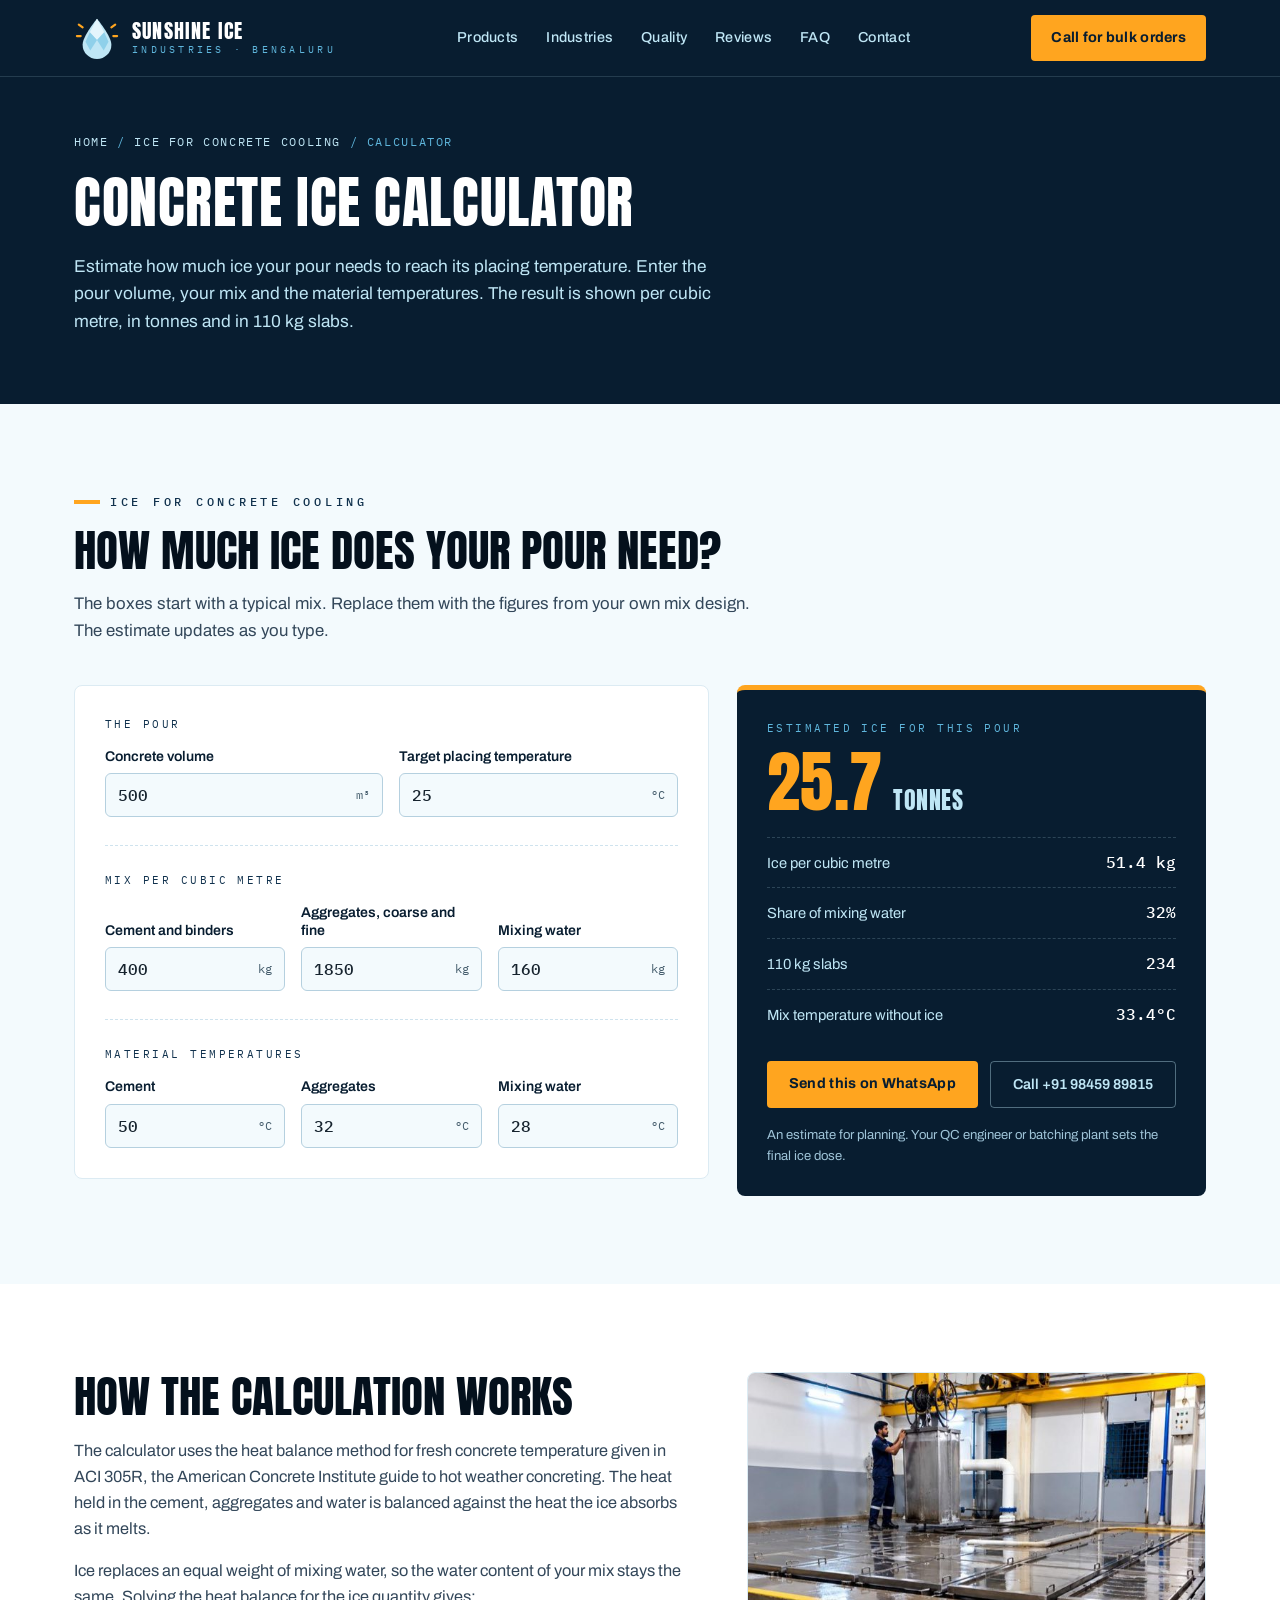
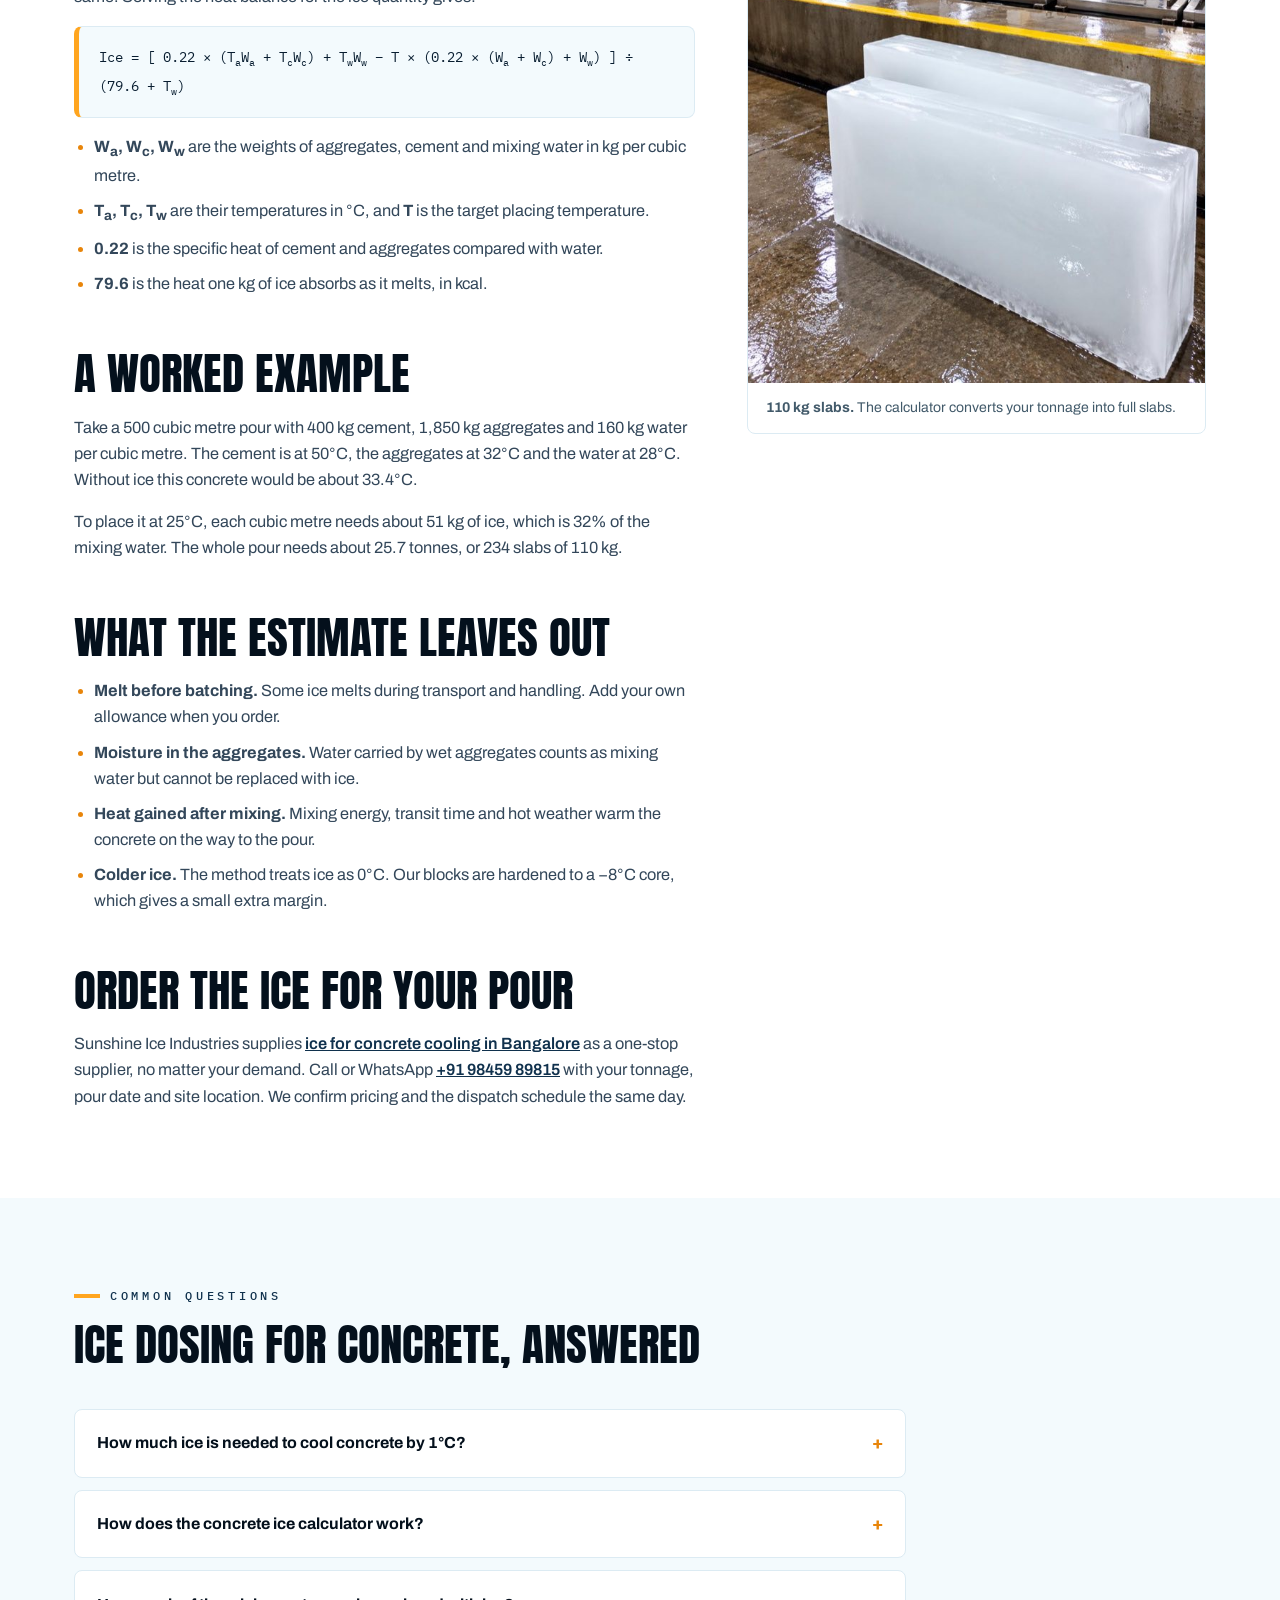
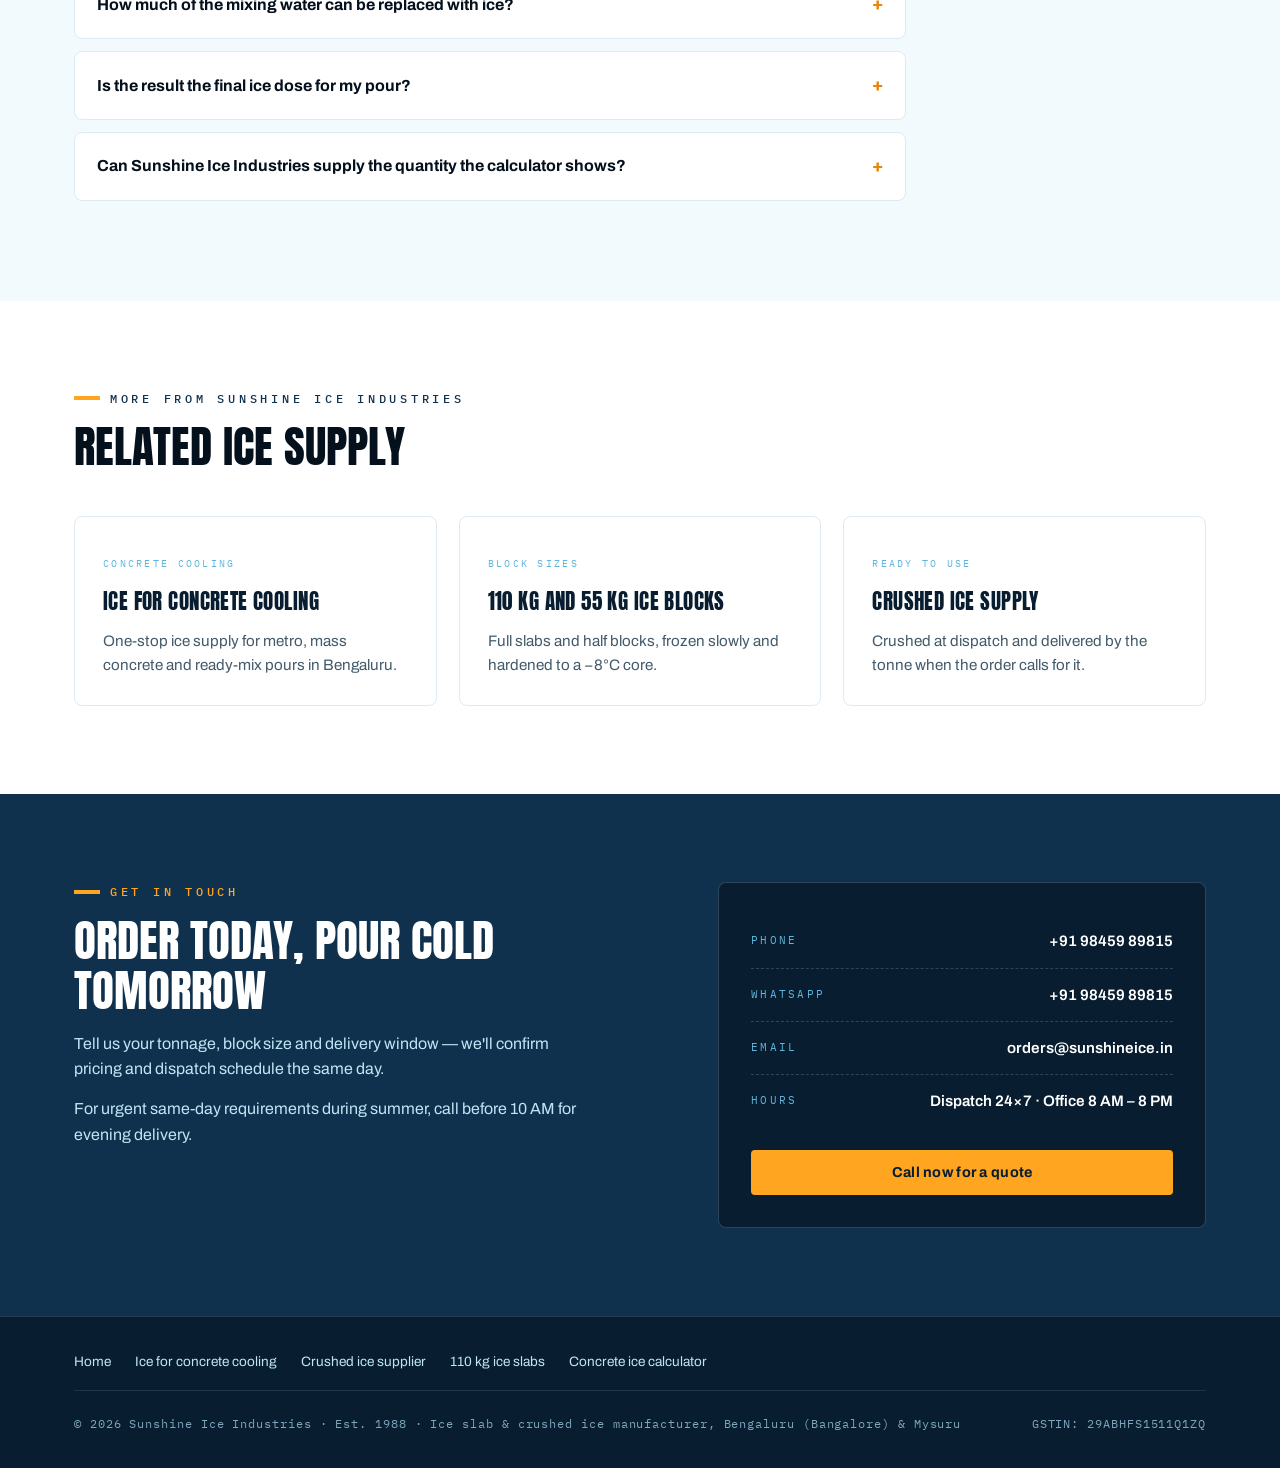
<file: concrete-ice-calculator/index.html>
<!DOCTYPE html>
<html lang="en">
<head>
<meta charset="UTF-8">
<meta name="viewport" content="width=device-width, initial-scale=1.0">
<meta name="color-scheme" content="only light">
<meta name="supported-color-schemes" content="light">
<title>Concrete Ice Calculator: Ice per m³ for Cooling | Sunshine Ice</title>
<meta name="description" content="Free concrete ice calculator. Enter pour volume, mix and temperatures to estimate the ice needed per cubic metre, in tonnes and 110 kg slabs. Supplied in Bengaluru.">
<link rel="canonical" href="https://www.sunshineice.in/concrete-ice-calculator/">
<meta name="geo.region" content="IN-KA">
<meta name="geo.placename" content="Bengaluru">
<meta property="og:type" content="website">
<meta property="og:title" content="Concrete Ice Calculator: Ice per m³ for Cooling | Sunshine Ice">
<meta property="og:description" content="Free concrete ice calculator. Enter pour volume, mix and temperatures to estimate the ice needed per cubic metre, in tonnes and 110 kg slabs. Supplied in Bengaluru.">
<meta property="og:url" content="https://www.sunshineice.in/concrete-ice-calculator/">
<meta property="og:locale" content="en_IN">
<meta property="og:site_name" content="Sunshine Ice Industries">
<meta property="og:image" content="https://www.sunshineice.in/images/sunshine-ice-bengaluru-share.jpg">
<meta property="og:image:width" content="1200">
<meta property="og:image:height" content="630">
<meta name="twitter:card" content="summary_large_image">
<meta name="twitter:image" content="https://www.sunshineice.in/images/sunshine-ice-bengaluru-share.jpg">
<link rel="icon" type="image/svg+xml" href="/favicon.svg">
<link rel="icon" type="image/png" sizes="96x96" href="/favicon-96.png">
<link rel="apple-touch-icon" href="/apple-touch-icon.png">
<link rel="preconnect" href="https://fonts.googleapis.com">
<link rel="preconnect" href="https://fonts.gstatic.com" crossorigin>
<link href="https://fonts.googleapis.com/css2?family=Anton&family=Archivo:wght@400;500;600;700&family=IBM+Plex+Mono:wght@400;500&display=swap" rel="stylesheet">
<link rel="stylesheet" href="/styles.css">
<script type="application/ld+json">
{
  "@context": "https://schema.org",
  "@type": "BreadcrumbList",
  "itemListElement": [
    {
      "@type": "ListItem",
      "position": 1,
      "name": "Home",
      "item": "https://www.sunshineice.in/"
    },
    {
      "@type": "ListItem",
      "position": 2,
      "name": "Ice for concrete cooling",
      "item": "https://www.sunshineice.in/ice-for-concrete-cooling-bangalore/"
    },
    {
      "@type": "ListItem",
      "position": 3,
      "name": "Concrete ice calculator",
      "item": "https://www.sunshineice.in/concrete-ice-calculator/"
    }
  ]
}
</script>
<script type="application/ld+json">
{
  "@context": "https://schema.org",
  "@type": "FAQPage",
  "mainEntity": [
    {
      "@type": "Question",
      "name": "How much ice is needed to cool concrete by 1°C?",
      "acceptedAnswer": {
        "@type": "Answer",
        "text": "For a typical mix of 400 kg cement, 1,850 kg aggregates and 160 kg water per cubic metre, about 6 kg of ice per cubic metre lowers the concrete temperature by 1°C. The exact figure depends on your mix and the temperature of the mixing water, so use the calculator with your own numbers."
      }
    },
    {
      "@type": "Question",
      "name": "How does the concrete ice calculator work?",
      "acceptedAnswer": {
        "@type": "Answer",
        "text": "It uses the heat balance method for fresh concrete temperature given in ACI 305R, the American Concrete Institute guide to hot weather concreting. The heat in the cement, aggregates and water is balanced against the heat the ice absorbs as it melts. Ice replaces an equal weight of mixing water, so the water content of the mix does not change."
      }
    },
    {
      "@type": "Question",
      "name": "How much of the mixing water can be replaced with ice?",
      "acceptedAnswer": {
        "@type": "Answer",
        "text": "Ice is usually limited to about 75% of the mixing water, because some water is needed to batch and mix the concrete properly. The calculator warns you when a target temperature needs more than that. Your mix design and batching plant set the actual limit."
      }
    },
    {
      "@type": "Question",
      "name": "Is the result the final ice dose for my pour?",
      "acceptedAnswer": {
        "@type": "Answer",
        "text": "No. It is an estimate for planning and ordering. Your QC engineer or batching plant sets the final dose from the approved mix design and trial results. Allow extra for ice that melts during transport and handling."
      }
    },
    {
      "@type": "Question",
      "name": "Can Sunshine Ice Industries supply the quantity the calculator shows?",
      "acceptedAnswer": {
        "@type": "Answer",
        "text": "Yes. We can be your one-stop ice supplier for concrete projects, no matter your demand. For Bengaluru Metro work we supplied 500 tonnes of ice and handled everything through to delivery at the concrete plant's doorstep. The minimum order is 10 slabs of 110 kg."
      }
    }
  ]
}
</script>
<script type="application/ld+json">
{
  "@context": "https://schema.org",
  "@type": "WebApplication",
  "name": "Concrete ice calculator",
  "url": "https://www.sunshineice.in/concrete-ice-calculator/",
  "applicationCategory": "UtilitiesApplication",
  "operatingSystem": "Any",
  "inLanguage": "en-IN",
  "description": "Free concrete ice calculator. Enter pour volume, mix and temperatures to estimate the ice needed per cubic metre, in tonnes and 110 kg slabs. Supplied in Bengaluru.",
  "offers": {
    "@type": "Offer",
    "price": "0",
    "priceCurrency": "INR"
  },
  "publisher": {
    "@type": "Organization",
    "name": "Sunshine Ice Industries",
    "url": "https://www.sunshineice.in/"
  }
}
</script>
</head>
<body>
<header>
  <div class="wrap nav">
    <a class="brand" href="/" aria-label="Sunshine Ice Industries home">
      <!-- LOGO: frost drop — a droplet freezing into facets, flanked by sun rays -->
      <svg width="46" height="46" viewBox="0 0 96 96" role="img" aria-label="Sunshine Ice Industries logo">
        <path d="M48 8 C48 8 78 44 78 62 A30 30 0 0 1 18 62 C18 44 48 8 48 8Z" fill="#BFE6F5"/>
        <polygon points="48,8 63,36 48,52 33,36" fill="#E4F5FC"/>
        <polygon points="33,36 48,52 34,74 24,56" fill="#8FD0EA"/>
        <polygon points="63,36 48,52 62,74 72,56" fill="#8FD0EA"/>
        <g stroke="#FFA51F" stroke-width="4.5" stroke-linecap="round">
          <line x1="10" y1="20" x2="18" y2="26"/>
          <line x1="86" y1="20" x2="78" y2="26"/>
          <line x1="6"  y1="44" x2="14" y2="44"/>
          <line x1="90" y1="44" x2="82" y2="44"/>
        </g>
      </svg>
      <span class="brand-name">SUNSHINE ICE<span>INDUSTRIES<i> · BENGALURU</i></span></span>
    </a>
    <nav class="links" id="navLinks">
      <a href="/#products">Products</a>
      <a href="/#industries">Industries</a>
      <a href="/#process">Quality</a>
      <a href="/#reviews">Reviews</a>
      <a href="/#faq">FAQ</a>
      <a href="/#contact">Contact</a>
    </nav>
    <div style="display:flex;gap:12px;align-items:center">
      <a class="call-btn" href="tel:+919845989815"><span class="lbl-long">Call for bulk orders</span><span class="lbl-short">Call now</span></a>
      <button class="menu-toggle" id="menuToggle" aria-expanded="false" aria-controls="navLinks" aria-label="Toggle menu">&#9776;</button>
    </div>
  </div>
</header>

<div class="page-hero">
  <div class="wrap">
    <p class="crumbs"><a href="/">Home</a> / <a href="/ice-for-concrete-cooling-bangalore/">Ice for concrete cooling</a> / Calculator</p>
    <h1 class="page-title">Concrete ice calculator</h1>
    <p class="lede">Estimate how much ice your pour needs to reach its placing temperature. Enter the pour volume, your mix and the material temperatures. The result is shown per cubic metre, in tonnes and in 110 kg slabs.</p>
  </div>
</div>

<section id="calculator">
  <div class="wrap">
    <p class="kicker">Ice for concrete cooling</p>
    <h2>How much ice does your pour need?</h2>
    <p class="section-intro">The boxes start with a typical mix. Replace them with the figures from your own mix design. The estimate updates as you type.</p>
    <div class="calc">
      <form class="calc-form" id="iceCalc" novalidate>
        <fieldset>
          <legend>The pour</legend>
          <div class="fields two">
          <div class="field">
            <label for="f-volume">Concrete volume</label>
            <div class="in"><input id="f-volume" name="volume" type="number" inputmode="decimal" min="1" max="200000" step="1" value="500" required><span class="unit">m³</span></div>
            <small class="hint">1 to 200000</small>
          </div>
          <div class="field">
            <label for="f-target">Target placing temperature</label>
            <div class="in"><input id="f-target" name="target" type="number" inputmode="decimal" min="5" max="40" step="0.5" value="25" required><span class="unit">°C</span></div>
            <small class="hint">5 to 40</small>
          </div>
          </div>
        </fieldset>
        <fieldset>
          <legend>Mix per cubic metre</legend>
          <div class="fields">
          <div class="field">
            <label for="f-cement">Cement and binders</label>
            <div class="in"><input id="f-cement" name="cement" type="number" inputmode="decimal" min="100" max="800" step="1" value="400" required><span class="unit">kg</span></div>
            <small class="hint">100 to 800</small>
          </div>
          <div class="field">
            <label for="f-agg">Aggregates, coarse and fine</label>
            <div class="in"><input id="f-agg" name="agg" type="number" inputmode="decimal" min="1000" max="2600" step="1" value="1850" required><span class="unit">kg</span></div>
            <small class="hint">1000 to 2600</small>
          </div>
          <div class="field">
            <label for="f-water">Mixing water</label>
            <div class="in"><input id="f-water" name="water" type="number" inputmode="decimal" min="80" max="300" step="1" value="160" required><span class="unit">kg</span></div>
            <small class="hint">80 to 300</small>
          </div>
          </div>
        </fieldset>
        <fieldset>
          <legend>Material temperatures</legend>
          <div class="fields">
          <div class="field">
            <label for="f-cementTemp">Cement</label>
            <div class="in"><input id="f-cementTemp" name="cementTemp" type="number" inputmode="decimal" min="0" max="90" step="0.5" value="50" required><span class="unit">°C</span></div>
            <small class="hint">0 to 90</small>
          </div>
          <div class="field">
            <label for="f-aggTemp">Aggregates</label>
            <div class="in"><input id="f-aggTemp" name="aggTemp" type="number" inputmode="decimal" min="0" max="60" step="0.5" value="32" required><span class="unit">°C</span></div>
            <small class="hint">0 to 60</small>
          </div>
          <div class="field">
            <label for="f-waterTemp">Mixing water</label>
            <div class="in"><input id="f-waterTemp" name="waterTemp" type="number" inputmode="decimal" min="0" max="50" step="0.5" value="28" required><span class="unit">°C</span></div>
            <small class="hint">0 to 50</small>
          </div>
          </div>
        </fieldset>
        <noscript><p class="calc-noscript">The calculator needs JavaScript. Call +91 98459 89815 and we will work out the quantity with you.</p></noscript>
      </form>

      <div class="calc-out">
        <p class="out-label">Estimated ice for this pour</p>
        <p class="out-big"><output id="outBig" for="f-volume f-target f-cement f-agg f-water f-cementTemp f-aggTemp f-waterTemp">25.7</output> <span id="outUnit">tonnes</span></p>
        <dl class="out-list">
          <div><dt>Ice per cubic metre</dt><dd id="outPerM3">51.4 kg</dd></div>
          <div><dt>Share of mixing water</dt><dd id="outShare">32%</dd></div>
          <div><dt>110 kg slabs</dt><dd id="outSlabs">234</dd></div>
          <div><dt>Mix temperature without ice</dt><dd id="outBase">33.4°C</dd></div>
        </dl>
        <p class="out-note" id="outNote" hidden></p>
        <div class="out-ctas">
          <a class="call-btn" id="outWa" href="https://wa.me/919845989815">Send this on WhatsApp</a>
          <a class="btn-ghost" href="tel:+919845989815">Call +91 98459 89815</a>
        </div>
        <p class="out-fine">An estimate for planning. Your QC engineer or batching plant sets the final ice dose.</p>
      </div>
    </div>
  </div>
</section>

<section class="related">
  <div class="wrap split">
    <div class="prose">
      <h2>How the calculation works</h2>
      <p>The calculator uses the heat balance method for fresh concrete temperature given in
        ACI 305R, the American Concrete Institute guide to hot weather concreting. The heat held
        in the cement, aggregates and water is balanced against the heat the ice absorbs as it
        melts.</p>
      <p>Ice replaces an equal weight of mixing water, so the water content of your mix stays
        the same. Solving the heat balance for the ice quantity gives:</p>
      <p class="formula">Ice = [ 0.22 × (T<sub>a</sub>W<sub>a</sub> + T<sub>c</sub>W<sub>c</sub>) + T<sub>w</sub>W<sub>w</sub> − T × (0.22 × (W<sub>a</sub> + W<sub>c</sub>) + W<sub>w</sub>) ] ÷ (79.6 + T<sub>w</sub>)</p>
      <ul>
        <li><b>W<sub>a</sub>, W<sub>c</sub>, W<sub>w</sub></b> are the weights of aggregates, cement
          and mixing water in kg per cubic metre.</li>
        <li><b>T<sub>a</sub>, T<sub>c</sub>, T<sub>w</sub></b> are their temperatures in °C, and
          <b>T</b> is the target placing temperature.</li>
        <li><b>0.22</b> is the specific heat of cement and aggregates compared with water.</li>
        <li><b>79.6</b> is the heat one kg of ice absorbs as it melts, in kcal.</li>
      </ul>

      <h2>A worked example</h2>
      <p>Take a 500 cubic metre pour with 400 kg cement, 1,850 kg aggregates and 160 kg water
        per cubic metre. The cement is at 50°C, the aggregates at 32°C and the water at 28°C.
        Without ice this concrete would be about 33.4°C.</p>
      <p>To place it at 25°C, each cubic metre needs about 51 kg of ice, which is 32% of the
        mixing water. The whole pour needs about 25.7 tonnes, or 234 slabs of 110 kg.</p>

      <h2>What the estimate leaves out</h2>
      <ul>
        <li><b>Melt before batching.</b> Some ice melts during transport and handling. Add your
          own allowance when you order.</li>
        <li><b>Moisture in the aggregates.</b> Water carried by wet aggregates counts as mixing
          water but cannot be replaced with ice.</li>
        <li><b>Heat gained after mixing.</b> Mixing energy, transit time and hot weather warm
          the concrete on the way to the pour.</li>
        <li><b>Colder ice.</b> The method treats ice as 0°C. Our blocks are hardened to a −8°C
          core, which gives a small extra margin.</li>
      </ul>

      <h2>Order the ice for your pour</h2>
      <p>Sunshine Ice Industries supplies <a href="/ice-for-concrete-cooling-bangalore/">ice for
        concrete cooling in Bangalore</a> as a one-stop supplier, no matter your demand. Call or
        WhatsApp <a href="tel:+919845989815">+91 98459 89815</a> with your tonnage, pour date and
        site location. We confirm pricing and the dispatch schedule the same day.</p>
    </div>
    <figure class="side-photo">
      <img src="/images/ice-slabs-bengaluru-ice-factory-640.jpg" srcset="/images/ice-slabs-bengaluru-ice-factory-640.jpg 640w, /images/ice-slabs-bengaluru-ice-factory.jpg 960w" sizes="(max-width:900px) 90vw, 440px" width="960" height="1280" loading="lazy" decoding="async" alt="Two 110 kg ice slabs at the Sunshine Ice Industries factory in Bengaluru, the block size used in the concrete ice calculator">
      <figcaption><b>110 kg slabs.</b> The calculator converts your tonnage into full slabs.</figcaption>
    </figure>
  </div>
</section>

<section id="faq">
  <div class="wrap">
    <p class="kicker">Common questions</p>
    <h2>Ice dosing for concrete, answered</h2>
    <div class="faq-list">
      <details>
        <summary>How much ice is needed to cool concrete by 1°C?</summary>
        <p>For a typical mix of 400 kg cement, 1,850 kg aggregates and 160 kg water per cubic metre, about 6 kg of ice per cubic metre lowers the concrete temperature by 1°C. The exact figure depends on your mix and the temperature of the mixing water, so use the calculator with your own numbers.</p>
      </details>
      <details>
        <summary>How does the concrete ice calculator work?</summary>
        <p>It uses the heat balance method for fresh concrete temperature given in ACI 305R, the American Concrete Institute guide to hot weather concreting. The heat in the cement, aggregates and water is balanced against the heat the ice absorbs as it melts. Ice replaces an equal weight of mixing water, so the water content of the mix does not change.</p>
      </details>
      <details>
        <summary>How much of the mixing water can be replaced with ice?</summary>
        <p>Ice is usually limited to about 75% of the mixing water, because some water is needed to batch and mix the concrete properly. The calculator warns you when a target temperature needs more than that. Your mix design and batching plant set the actual limit.</p>
      </details>
      <details>
        <summary>Is the result the final ice dose for my pour?</summary>
        <p>No. It is an estimate for planning and ordering. Your QC engineer or batching plant sets the final dose from the approved mix design and trial results. Allow extra for ice that melts during transport and handling.</p>
      </details>
      <details>
        <summary>Can Sunshine Ice Industries supply the quantity the calculator shows?</summary>
        <p>Yes. We can be your one-stop ice supplier for concrete projects, no matter your demand. For Bengaluru Metro work we supplied 500 tonnes of ice and handled everything through to delivery at the concrete plant&#x27;s doorstep. The minimum order is 10 slabs of 110 kg.</p>
      </details>
    </div>
  </div>
</section>

<section class="related">
  <div class="wrap">
    <p class="kicker">More from Sunshine Ice Industries</p>
    <h2>Related ice supply</h2>
    <div class="cards">
      <a class="card" href="/ice-for-concrete-cooling-bangalore/">
        <p class="tag">Concrete cooling</p>
        <h3>Ice for concrete cooling</h3>
        <p>One-stop ice supply for metro, mass concrete and ready-mix pours in Bengaluru.</p>
      </a>
      <a class="card" href="/110-kg-ice-slab-bangalore/">
        <p class="tag">Block sizes</p>
        <h3>110 kg and 55 kg ice blocks</h3>
        <p>Full slabs and half blocks, frozen slowly and hardened to a −8°C core.</p>
      </a>
      <a class="card" href="/crushed-ice-supplier-bangalore/">
        <p class="tag">Ready to use</p>
        <h3>Crushed ice supply</h3>
        <p>Crushed at dispatch and delivered by the tonne when the order calls for it.</p>
      </a>
    </div>
  </div>
</section>

<section class="contact" id="contact">
  <div class="wrap">
    <div>
      <p class="kicker" style="color:var(--sun)">Get in touch</p>
      <h2>Order today, pour cold tomorrow</h2>
      <p style="margin-top:16px;max-width:32rem">Tell us your tonnage, block size and delivery
        window — we'll confirm pricing and dispatch schedule the same day.</p>
      <p style="margin-top:14px;max-width:32rem">For urgent same-day requirements during summer,
        call before 10 AM for evening delivery.</p>
    </div>
    <div class="contact-card">
      <div class="contact-line"><span>Phone</span><b><a href="tel:+919845989815" style="text-decoration:none">+91 98459 89815</a></b></div>
      <div class="contact-line"><span>WhatsApp</span><b><a href="https://wa.me/919845989815" style="text-decoration:none">+91 98459 89815</a></b></div>
      <div class="contact-line"><span>Email</span><b><a href="mailto:orders@sunshineice.in" style="text-decoration:none">orders@sunshineice.in</a></b></div>
      <div class="contact-line"><span>Hours</span><b>Dispatch 24×7 · Office 8 AM – 8 PM</b></div>
      <a class="call-btn" href="tel:+919845989815">Call now for a quote</a>
    </div>
  </div>
</section>

<footer>
  <div class="wrap">
    <nav class="foot-links" aria-label="More pages">
      <a href="/">Home</a>
      <a href="/ice-for-concrete-cooling-bangalore/">Ice for concrete cooling</a>
      <a href="/crushed-ice-supplier-bangalore/">Crushed ice supplier</a>
      <a href="/110-kg-ice-slab-bangalore/">110 kg ice slabs</a>
      <a href="/concrete-ice-calculator/">Concrete ice calculator</a>
    </nav>
    <small>© 2026 Sunshine Ice Industries · Est. 1988 · Ice slab &amp; crushed ice manufacturer, Bengaluru (Bangalore) &amp; Mysuru</small>
    <small>GSTIN: 29ABHFS1511Q1ZQ</small>
  </div>
</footer>

<script>
const t=document.getElementById('menuToggle'),n=document.getElementById('navLinks');
t.addEventListener('click',()=>{const open=n.classList.toggle('open');t.setAttribute('aria-expanded',open)});
n.querySelectorAll('a').forEach(a=>a.addEventListener('click',()=>{n.classList.remove('open');t.setAttribute('aria-expanded','false')}));
</script>
<script src="/concrete-ice-calculator/calc.js" defer></script>
</body>
</html>
</file>
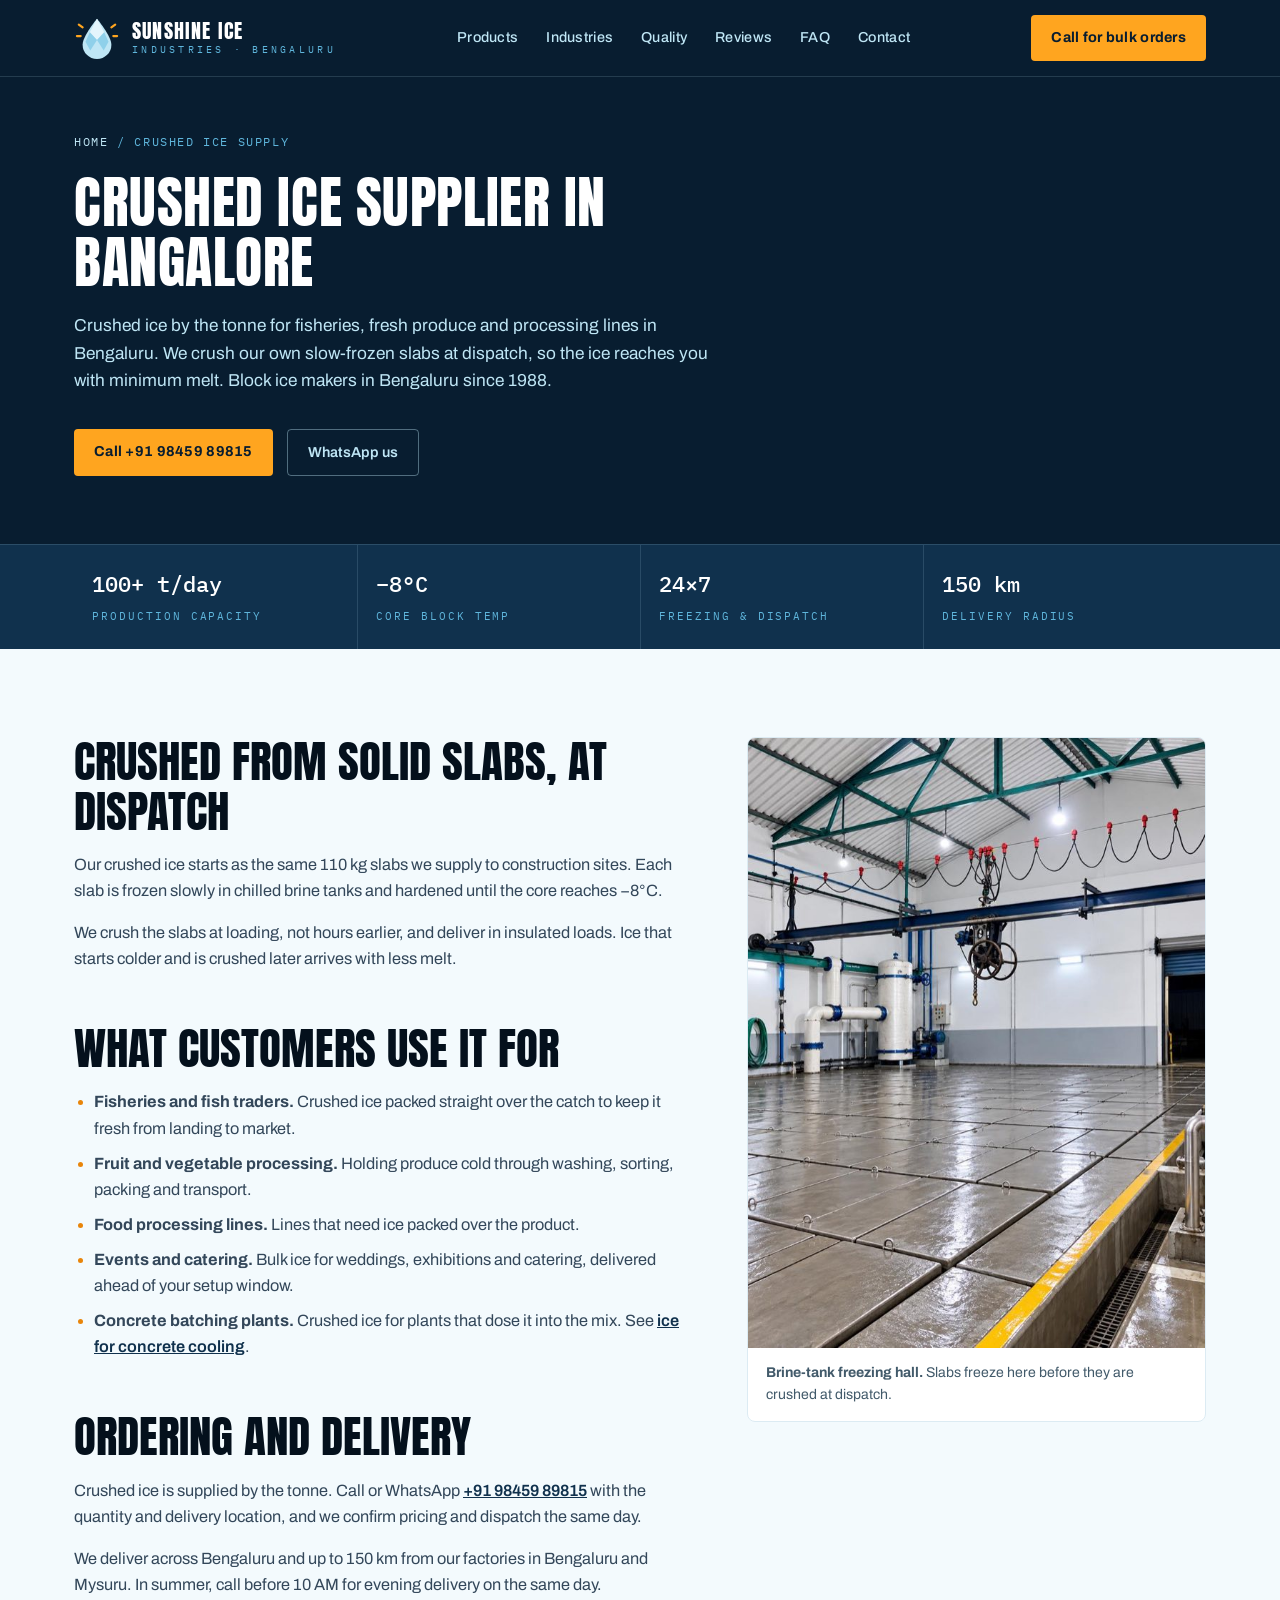
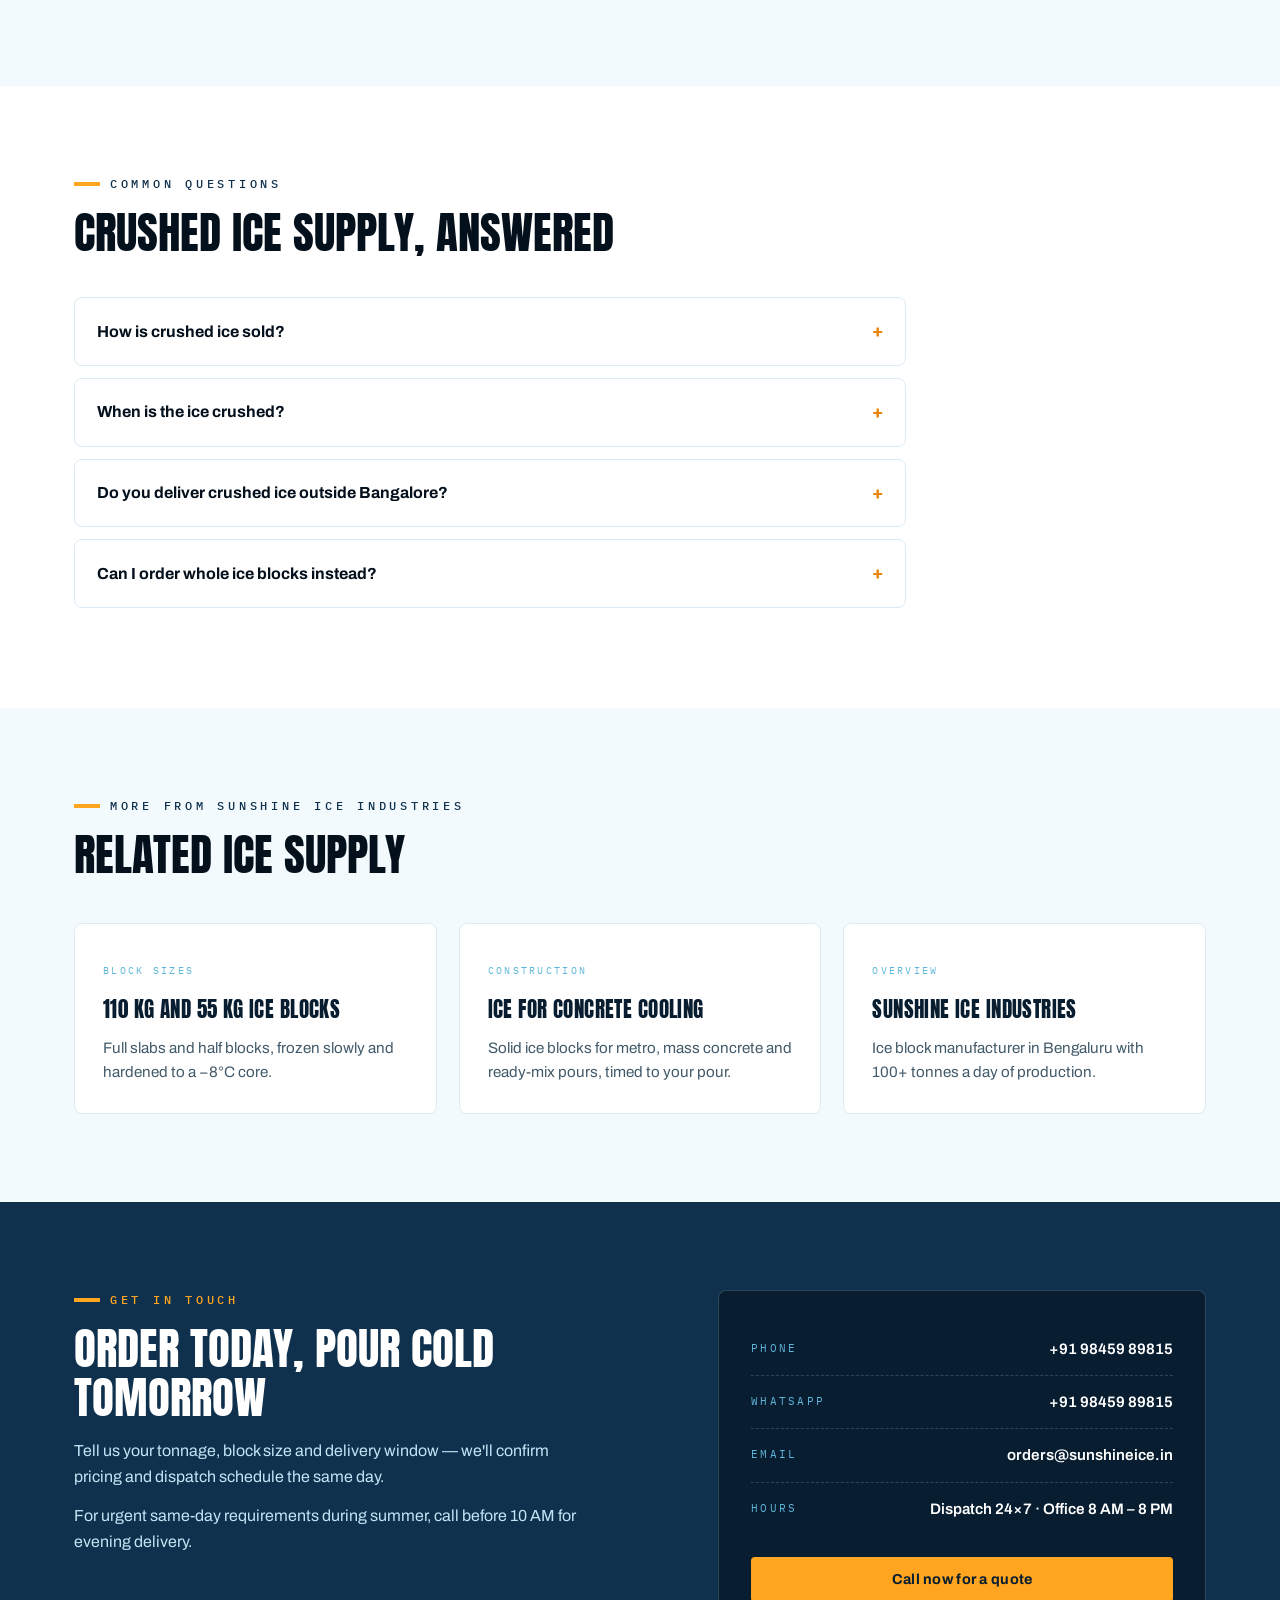
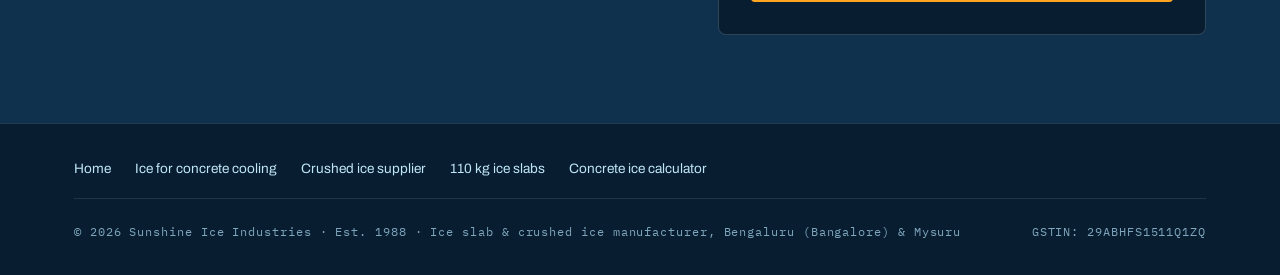
<file: crushed-ice-supplier-bangalore/index.html>
<!DOCTYPE html>
<html lang="en">
<head>
<meta charset="UTF-8">
<meta name="viewport" content="width=device-width, initial-scale=1.0">
<meta name="color-scheme" content="only light">
<meta name="supported-color-schemes" content="light">
<title>Crushed Ice Supplier in Bangalore | Sunshine Ice Industries</title>
<meta name="description" content="Crushed ice supplier in Bengaluru (Bangalore). Supplied by the tonne, crushed at dispatch for fisheries, fresh produce and food processing. Call +91 98459 89815.">
<link rel="canonical" href="https://www.sunshineice.in/crushed-ice-supplier-bangalore/">
<meta name="geo.region" content="IN-KA">
<meta name="geo.placename" content="Bengaluru">
<meta property="og:type" content="website">
<meta property="og:title" content="Crushed Ice Supplier in Bangalore | Sunshine Ice Industries">
<meta property="og:description" content="Crushed ice supplier in Bengaluru (Bangalore). Supplied by the tonne, crushed at dispatch for fisheries, fresh produce and food processing. Call +91 98459 89815.">
<meta property="og:url" content="https://www.sunshineice.in/crushed-ice-supplier-bangalore/">
<meta property="og:locale" content="en_IN">
<meta property="og:site_name" content="Sunshine Ice Industries">
<meta property="og:image" content="https://www.sunshineice.in/images/sunshine-ice-bengaluru-share.jpg">
<meta property="og:image:width" content="1200">
<meta property="og:image:height" content="630">
<meta name="twitter:card" content="summary_large_image">
<meta name="twitter:image" content="https://www.sunshineice.in/images/sunshine-ice-bengaluru-share.jpg">
<link rel="icon" type="image/svg+xml" href="/favicon.svg">
<link rel="icon" type="image/png" sizes="96x96" href="/favicon-96.png">
<link rel="apple-touch-icon" href="/apple-touch-icon.png">
<link rel="preconnect" href="https://fonts.googleapis.com">
<link rel="preconnect" href="https://fonts.gstatic.com" crossorigin>
<link href="https://fonts.googleapis.com/css2?family=Anton&family=Archivo:wght@400;500;600;700&family=IBM+Plex+Mono:wght@400;500&display=swap" rel="stylesheet">
<link rel="stylesheet" href="/styles.css">
<script type="application/ld+json">
{
  "@context": "https://schema.org",
  "@type": "BreadcrumbList",
  "itemListElement": [
    {
      "@type": "ListItem",
      "position": 1,
      "name": "Home",
      "item": "https://www.sunshineice.in/"
    },
    {
      "@type": "ListItem",
      "position": 2,
      "name": "Crushed ice supply",
      "item": "https://www.sunshineice.in/crushed-ice-supplier-bangalore/"
    }
  ]
}
</script>
<script type="application/ld+json">
{
  "@context": "https://schema.org",
  "@type": "FAQPage",
  "mainEntity": [
    {
      "@type": "Question",
      "name": "How is crushed ice sold?",
      "acceptedAnswer": {
        "@type": "Answer",
        "text": "Crushed ice is supplied by the tonne. Call with the quantity you need and we confirm availability and price the same day."
      }
    },
    {
      "@type": "Question",
      "name": "When is the ice crushed?",
      "acceptedAnswer": {
        "@type": "Answer",
        "text": "Slabs are crushed at loading, just before dispatch, and delivered in insulated loads so the ice arrives with minimum melt."
      }
    },
    {
      "@type": "Question",
      "name": "Do you deliver crushed ice outside Bangalore?",
      "acceptedAnswer": {
        "@type": "Answer",
        "text": "Yes. We deliver up to 150 km from our factories in Bengaluru and Mysuru. Our Mysuru factory supplies the Kaveri river fish trade."
      }
    },
    {
      "@type": "Question",
      "name": "Can I order whole ice blocks instead?",
      "acceptedAnswer": {
        "@type": "Answer",
        "text": "Yes. We supply 110 kg full slabs and 55 kg half blocks. The minimum order is 10 full slabs or 20 half blocks."
      }
    }
  ]
}
</script>
</head>
<body>
<header>
  <div class="wrap nav">
    <a class="brand" href="/" aria-label="Sunshine Ice Industries home">
      <!-- LOGO: frost drop — a droplet freezing into facets, flanked by sun rays -->
      <svg width="46" height="46" viewBox="0 0 96 96" role="img" aria-label="Sunshine Ice Industries logo">
        <path d="M48 8 C48 8 78 44 78 62 A30 30 0 0 1 18 62 C18 44 48 8 48 8Z" fill="#BFE6F5"/>
        <polygon points="48,8 63,36 48,52 33,36" fill="#E4F5FC"/>
        <polygon points="33,36 48,52 34,74 24,56" fill="#8FD0EA"/>
        <polygon points="63,36 48,52 62,74 72,56" fill="#8FD0EA"/>
        <g stroke="#FFA51F" stroke-width="4.5" stroke-linecap="round">
          <line x1="10" y1="20" x2="18" y2="26"/>
          <line x1="86" y1="20" x2="78" y2="26"/>
          <line x1="6"  y1="44" x2="14" y2="44"/>
          <line x1="90" y1="44" x2="82" y2="44"/>
        </g>
      </svg>
      <span class="brand-name">SUNSHINE ICE<span>INDUSTRIES<i> · BENGALURU</i></span></span>
    </a>
    <nav class="links" id="navLinks">
      <a href="/#products">Products</a>
      <a href="/#industries">Industries</a>
      <a href="/#process">Quality</a>
      <a href="/#reviews">Reviews</a>
      <a href="/#faq">FAQ</a>
      <a href="/#contact">Contact</a>
    </nav>
    <div style="display:flex;gap:12px;align-items:center">
      <a class="call-btn" href="tel:+919845989815"><span class="lbl-long">Call for bulk orders</span><span class="lbl-short">Call now</span></a>
      <button class="menu-toggle" id="menuToggle" aria-expanded="false" aria-controls="navLinks" aria-label="Toggle menu">&#9776;</button>
    </div>
  </div>
</header>

<div class="page-hero">
  <div class="wrap">
    <p class="crumbs"><a href="/">Home</a> / Crushed ice supply</p>
    <h1 class="page-title">Crushed ice supplier in Bangalore</h1>
    <p class="lede">Crushed ice by the tonne for fisheries, fresh produce and processing lines in Bengaluru. We crush our own slow-frozen slabs at dispatch, so the ice reaches you with minimum melt. Block ice makers in Bengaluru since 1988.</p>
    <div class="hero-ctas">
      <a class="call-btn" href="tel:+919845989815">Call +91 98459 89815</a>
      <a class="btn-ghost" href="https://wa.me/919845989815">WhatsApp us</a>
    </div>
  </div>
</div>

<div class="spec-strip">
  <div class="wrap">
    <div class="spec"><b>100+ t/day</b><span>Production capacity</span></div>
    <div class="spec"><b>−8°C</b><span>Core block temp</span></div>
    <div class="spec"><b>24×7</b><span>Freezing &amp; dispatch</span></div>
    <div class="spec"><b>150 km</b><span>Delivery radius</span></div>
  </div>
</div>

<section>
  <div class="wrap split">
    <div class="prose">
      <h2>Crushed from solid slabs, at dispatch</h2>
      <p>Our crushed ice starts as the same 110 kg slabs we supply to construction sites. Each
        slab is frozen slowly in chilled brine tanks and hardened until the core reaches −8°C.</p>
      <p>We crush the slabs at loading, not hours earlier, and deliver in insulated loads. Ice
        that starts colder and is crushed later arrives with less melt.</p>

      <h2>What customers use it for</h2>
      <ul>
        <li><b>Fisheries and fish traders.</b> Crushed ice packed straight over the catch to
          keep it fresh from landing to market.</li>
        <li><b>Fruit and vegetable processing.</b> Holding produce cold through washing,
          sorting, packing and transport.</li>
        <li><b>Food processing lines.</b> Lines that need ice packed over the product.</li>
        <li><b>Events and catering.</b> Bulk ice for weddings, exhibitions and catering,
          delivered ahead of your setup window.</li>
        <li><b>Concrete batching plants.</b> Crushed ice for plants that dose it into the mix.
          See <a href="/ice-for-concrete-cooling-bangalore/">ice for concrete cooling</a>.</li>
      </ul>

      <h2>Ordering and delivery</h2>
      <p>Crushed ice is supplied by the tonne. Call or WhatsApp
        <a href="tel:+919845989815">+91 98459 89815</a> with the quantity and delivery location,
        and we confirm pricing and dispatch the same day.</p>
      <p>We deliver across Bengaluru and up to 150 km from our factories in Bengaluru and
        Mysuru. In summer, call before 10 AM for evening delivery on the same day.</p>
    </div>
    <figure class="side-photo">
      <img src="/images/brine-tank-freezing-hall-640.jpg" srcset="/images/brine-tank-freezing-hall-640.jpg 640w, /images/brine-tank-freezing-hall.jpg 960w" sizes="(max-width:900px) 90vw, 440px" width="960" height="1280" alt="Brine-tank freezing hall where slabs are frozen before being crushed, at the Bengaluru ice plant">
      <figcaption><b>Brine-tank freezing hall.</b> Slabs freeze here before they are crushed at dispatch.</figcaption>
    </figure>
  </div>
</section>

<section class="related" id="faq">
  <div class="wrap">
    <p class="kicker">Common questions</p>
    <h2>Crushed ice supply, answered</h2>
    <div class="faq-list">
      <details>
        <summary>How is crushed ice sold?</summary>
        <p>Crushed ice is supplied by the tonne. Call with the quantity you need and we confirm availability and price the same day.</p>
      </details>
      <details>
        <summary>When is the ice crushed?</summary>
        <p>Slabs are crushed at loading, just before dispatch, and delivered in insulated loads so the ice arrives with minimum melt.</p>
      </details>
      <details>
        <summary>Do you deliver crushed ice outside Bangalore?</summary>
        <p>Yes. We deliver up to 150 km from our factories in Bengaluru and Mysuru. Our Mysuru factory supplies the Kaveri river fish trade.</p>
      </details>
      <details>
        <summary>Can I order whole ice blocks instead?</summary>
        <p>Yes. We supply 110 kg full slabs and 55 kg half blocks. The minimum order is 10 full slabs or 20 half blocks.</p>
      </details>
    </div>
  </div>
</section>

<section>
  <div class="wrap">
    <p class="kicker">More from Sunshine Ice Industries</p>
    <h2>Related ice supply</h2>
    <div class="cards">
      <a class="card" href="/110-kg-ice-slab-bangalore/">
        <p class="tag">Block sizes</p>
        <h3>110 kg and 55 kg ice blocks</h3>
        <p>Full slabs and half blocks, frozen slowly and hardened to a −8°C core.</p>
      </a>
      <a class="card" href="/ice-for-concrete-cooling-bangalore/">
        <p class="tag">Construction</p>
        <h3>Ice for concrete cooling</h3>
        <p>Solid ice blocks for metro, mass concrete and ready-mix pours, timed to your pour.</p>
      </a>
      <a class="card" href="/">
        <p class="tag">Overview</p>
        <h3>Sunshine Ice Industries</h3>
        <p>Ice block manufacturer in Bengaluru with 100+ tonnes a day of production.</p>
      </a>
    </div>
  </div>
</section>

<section class="contact" id="contact">
  <div class="wrap">
    <div>
      <p class="kicker" style="color:var(--sun)">Get in touch</p>
      <h2>Order today, pour cold tomorrow</h2>
      <p style="margin-top:16px;max-width:32rem">Tell us your tonnage, block size and delivery
        window — we'll confirm pricing and dispatch schedule the same day.</p>
      <p style="margin-top:14px;max-width:32rem">For urgent same-day requirements during summer,
        call before 10 AM for evening delivery.</p>
    </div>
    <div class="contact-card">
      <div class="contact-line"><span>Phone</span><b><a href="tel:+919845989815" style="text-decoration:none">+91 98459 89815</a></b></div>
      <div class="contact-line"><span>WhatsApp</span><b><a href="https://wa.me/919845989815" style="text-decoration:none">+91 98459 89815</a></b></div>
      <div class="contact-line"><span>Email</span><b><a href="mailto:orders@sunshineice.in" style="text-decoration:none">orders@sunshineice.in</a></b></div>
      <div class="contact-line"><span>Hours</span><b>Dispatch 24×7 · Office 8 AM – 8 PM</b></div>
      <a class="call-btn" href="tel:+919845989815">Call now for a quote</a>
    </div>
  </div>
</section>

<footer>
  <div class="wrap">
    <nav class="foot-links" aria-label="More pages">
      <a href="/">Home</a>
      <a href="/ice-for-concrete-cooling-bangalore/">Ice for concrete cooling</a>
      <a href="/crushed-ice-supplier-bangalore/">Crushed ice supplier</a>
      <a href="/110-kg-ice-slab-bangalore/">110 kg ice slabs</a>
      <a href="/concrete-ice-calculator/">Concrete ice calculator</a>
    </nav>
    <small>© 2026 Sunshine Ice Industries · Est. 1988 · Ice slab &amp; crushed ice manufacturer, Bengaluru (Bangalore) &amp; Mysuru</small>
    <small>GSTIN: 29ABHFS1511Q1ZQ</small>
  </div>
</footer>

<script>
const t=document.getElementById('menuToggle'),n=document.getElementById('navLinks');
t.addEventListener('click',()=>{const open=n.classList.toggle('open');t.setAttribute('aria-expanded',open)});
n.querySelectorAll('a').forEach(a=>a.addEventListener('click',()=>{n.classList.remove('open');t.setAttribute('aria-expanded','false')}));
</script>
</body>
</html>
</file>
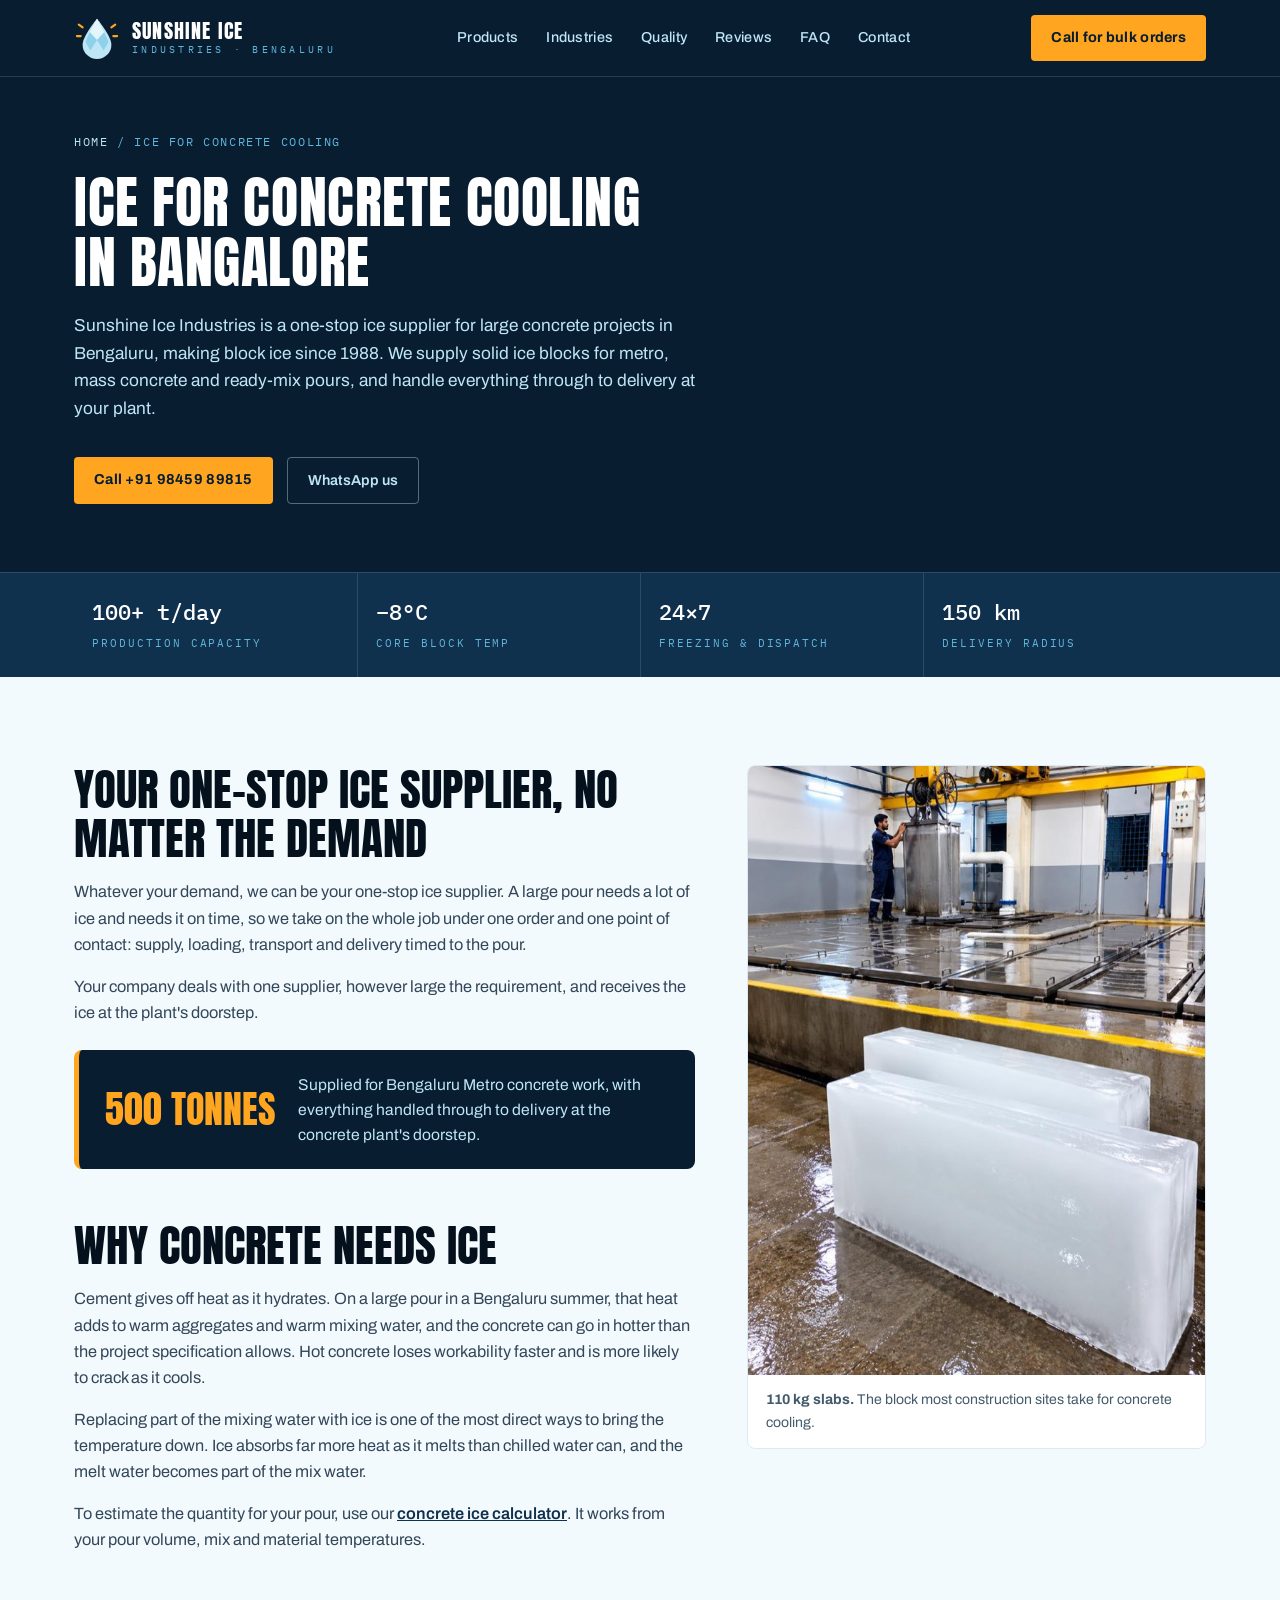
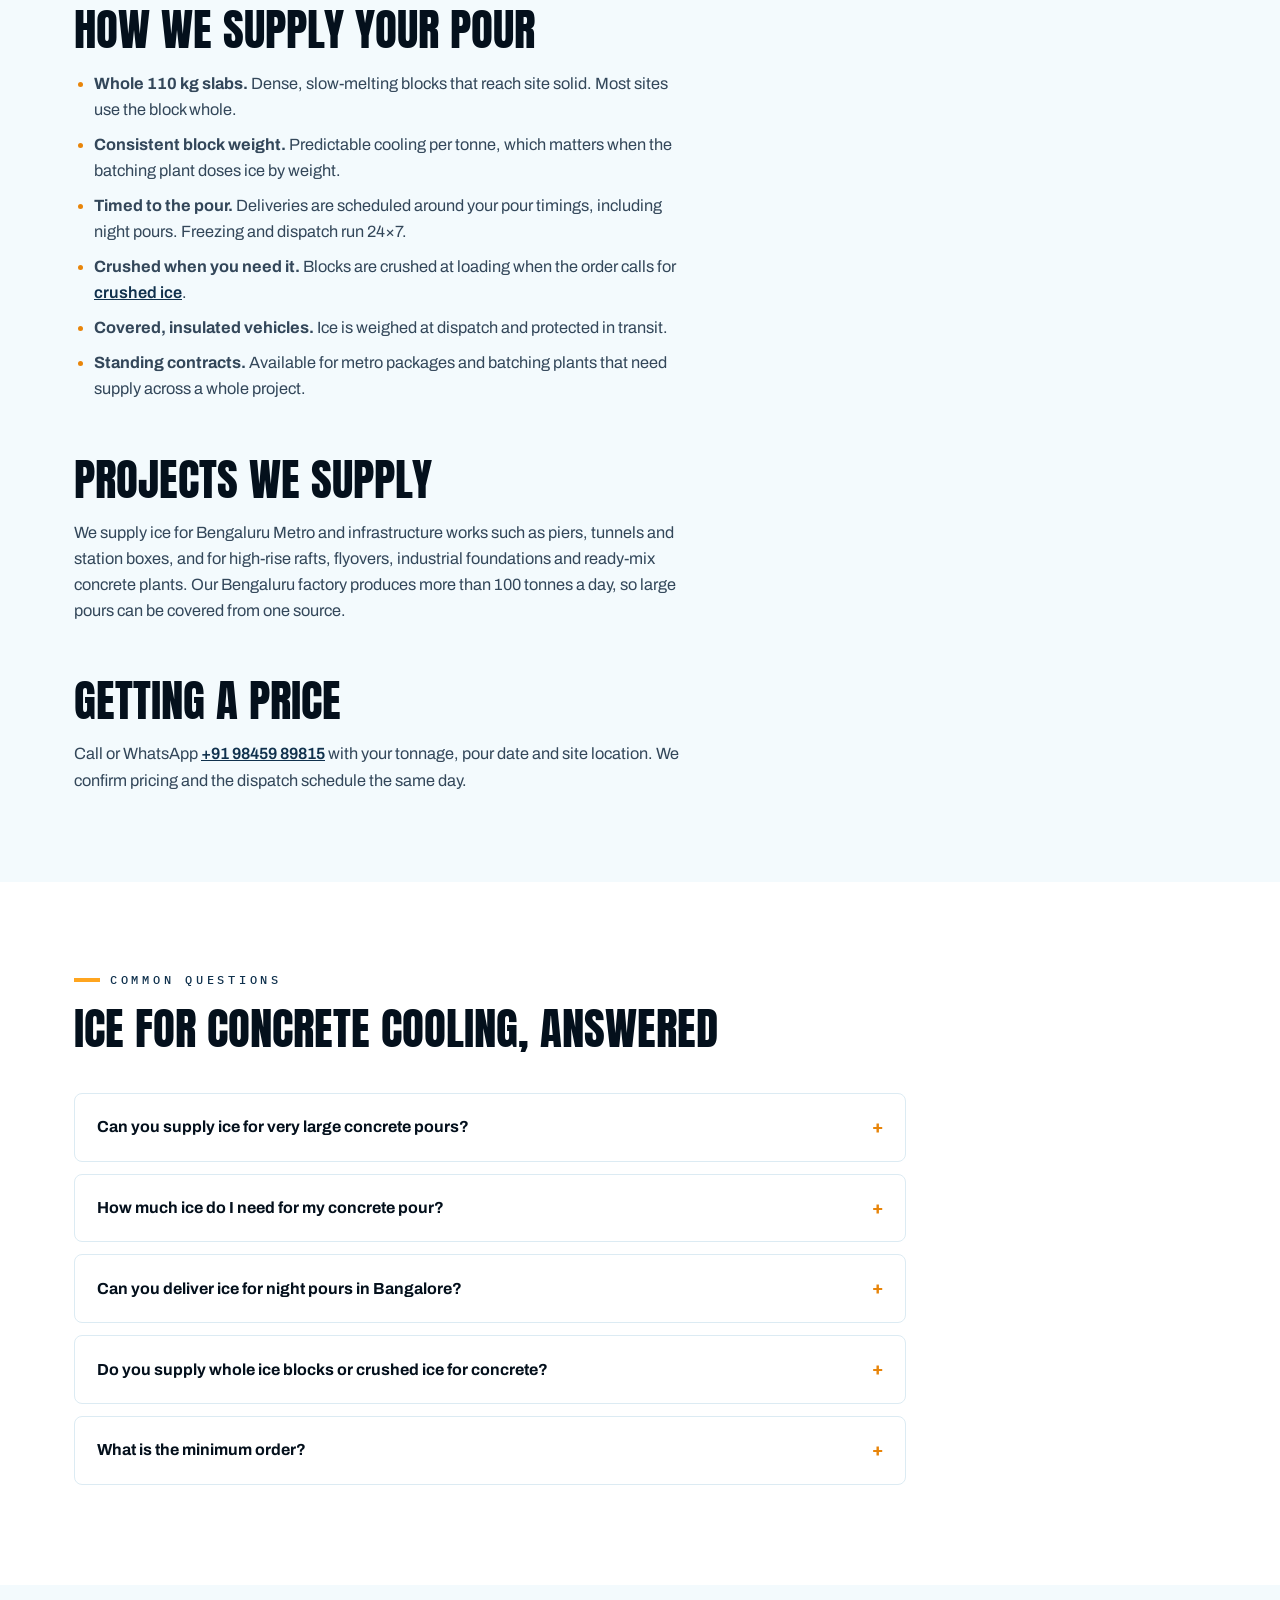
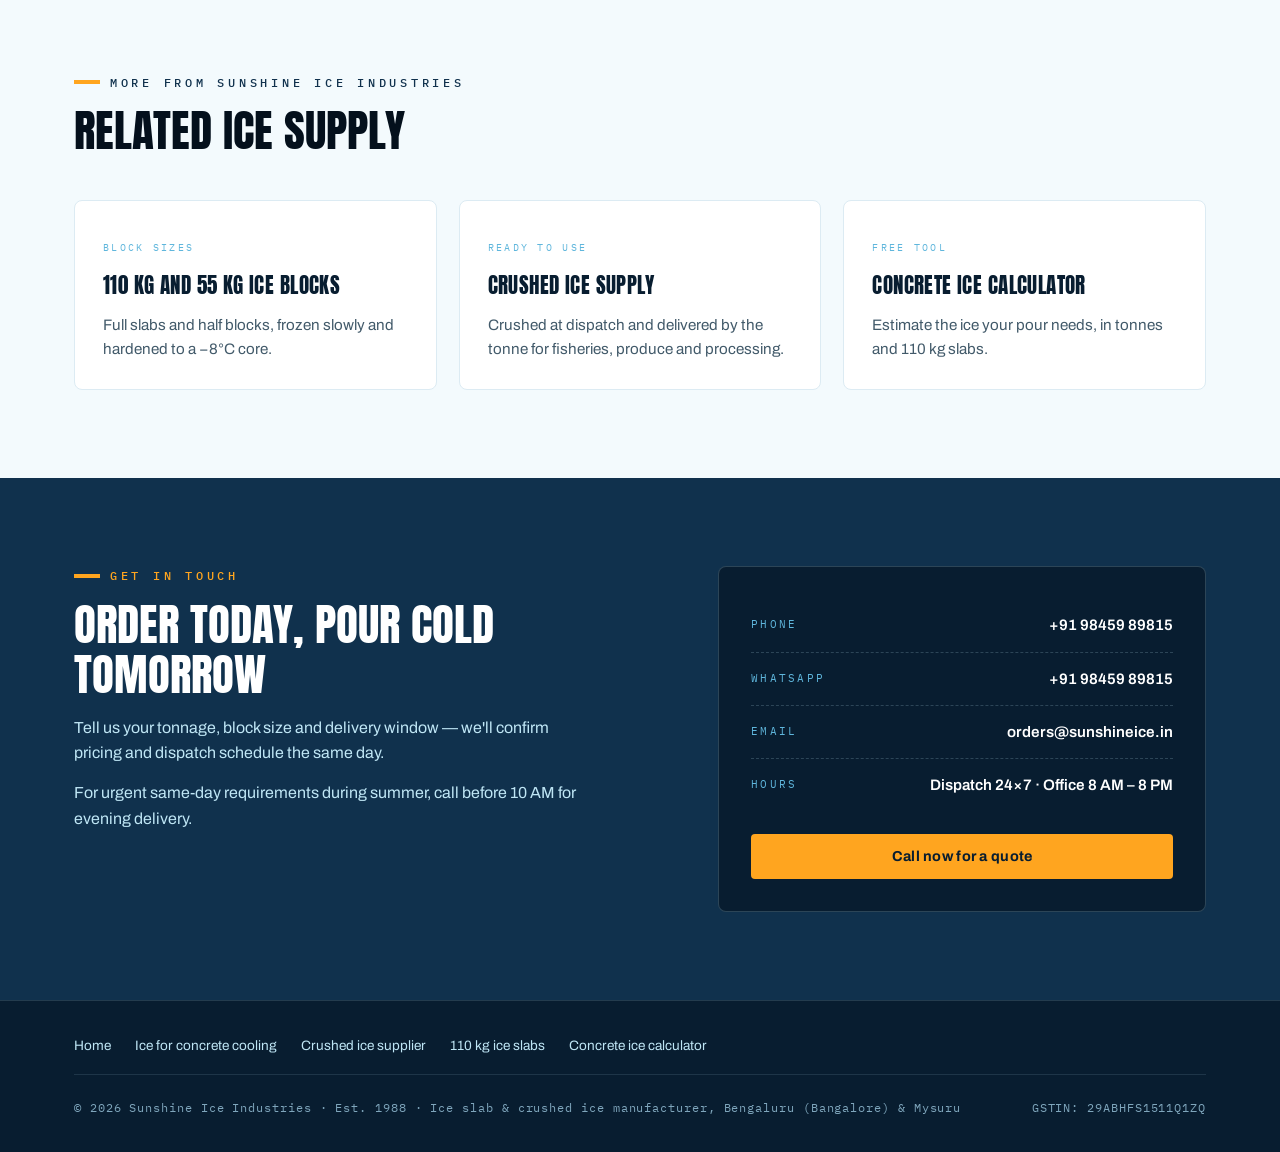
<file: ice-for-concrete-cooling-bangalore/index.html>
<!DOCTYPE html>
<html lang="en">
<head>
<meta charset="UTF-8">
<meta name="viewport" content="width=device-width, initial-scale=1.0">
<meta name="color-scheme" content="only light">
<meta name="supported-color-schemes" content="light">
<title>Ice for Concrete Cooling in Bangalore | Sunshine Ice Industries</title>
<meta name="description" content="One-stop ice supply for concrete cooling in Bengaluru (Bangalore). 110 kg slabs for metro and mass concrete pours, delivered to your plant. Call +91 98459 89815.">
<link rel="canonical" href="https://www.sunshineice.in/ice-for-concrete-cooling-bangalore/">
<meta name="geo.region" content="IN-KA">
<meta name="geo.placename" content="Bengaluru">
<meta property="og:type" content="website">
<meta property="og:title" content="Ice for Concrete Cooling in Bangalore | Sunshine Ice Industries">
<meta property="og:description" content="One-stop ice supply for concrete cooling in Bengaluru (Bangalore). 110 kg slabs for metro and mass concrete pours, delivered to your plant. Call +91 98459 89815.">
<meta property="og:url" content="https://www.sunshineice.in/ice-for-concrete-cooling-bangalore/">
<meta property="og:locale" content="en_IN">
<meta property="og:site_name" content="Sunshine Ice Industries">
<meta property="og:image" content="https://www.sunshineice.in/images/sunshine-ice-bengaluru-share.jpg">
<meta property="og:image:width" content="1200">
<meta property="og:image:height" content="630">
<meta name="twitter:card" content="summary_large_image">
<meta name="twitter:image" content="https://www.sunshineice.in/images/sunshine-ice-bengaluru-share.jpg">
<link rel="icon" type="image/svg+xml" href="/favicon.svg">
<link rel="icon" type="image/png" sizes="96x96" href="/favicon-96.png">
<link rel="apple-touch-icon" href="/apple-touch-icon.png">
<link rel="preconnect" href="https://fonts.googleapis.com">
<link rel="preconnect" href="https://fonts.gstatic.com" crossorigin>
<link href="https://fonts.googleapis.com/css2?family=Anton&family=Archivo:wght@400;500;600;700&family=IBM+Plex+Mono:wght@400;500&display=swap" rel="stylesheet">
<link rel="stylesheet" href="/styles.css">
<script type="application/ld+json">
{
  "@context": "https://schema.org",
  "@type": "BreadcrumbList",
  "itemListElement": [
    {
      "@type": "ListItem",
      "position": 1,
      "name": "Home",
      "item": "https://www.sunshineice.in/"
    },
    {
      "@type": "ListItem",
      "position": 2,
      "name": "Ice for concrete cooling",
      "item": "https://www.sunshineice.in/ice-for-concrete-cooling-bangalore/"
    }
  ]
}
</script>
<script type="application/ld+json">
{
  "@context": "https://schema.org",
  "@type": "FAQPage",
  "mainEntity": [
    {
      "@type": "Question",
      "name": "Can you supply ice for very large concrete pours?",
      "acceptedAnswer": {
        "@type": "Answer",
        "text": "Yes. We can be your one-stop ice supplier for large concrete projects, no matter your demand. For Bengaluru Metro work we supplied 500 tonnes of ice and handled everything through to delivery at the concrete plant's doorstep."
      }
    },
    {
      "@type": "Question",
      "name": "How much ice do I need for my concrete pour?",
      "acceptedAnswer": {
        "@type": "Answer",
        "text": "Our concrete ice calculator gives an estimate from your pour volume, mix and material temperatures. The final ice dose is set by your QC engineer or batching plant. Tell us the tonnage and pour timings and we confirm supply the same day."
      }
    },
    {
      "@type": "Question",
      "name": "Can you deliver ice for night pours in Bangalore?",
      "acceptedAnswer": {
        "@type": "Answer",
        "text": "Yes. Freezing and dispatch run 24×7, and deliveries are scheduled around your pour timings, including night pours."
      }
    },
    {
      "@type": "Question",
      "name": "Do you supply whole ice blocks or crushed ice for concrete?",
      "acceptedAnswer": {
        "@type": "Answer",
        "text": "Both. Most sites take whole 110 kg slabs. Blocks are crushed at loading when the order calls for crushed ice."
      }
    },
    {
      "@type": "Question",
      "name": "What is the minimum order?",
      "acceptedAnswer": {
        "@type": "Answer",
        "text": "The minimum order is 10 full slabs of 110 kg or 20 half blocks of 55 kg. Crushed ice is supplied by the tonne."
      }
    }
  ]
}
</script>
</head>
<body>
<header>
  <div class="wrap nav">
    <a class="brand" href="/" aria-label="Sunshine Ice Industries home">
      <!-- LOGO: frost drop — a droplet freezing into facets, flanked by sun rays -->
      <svg width="46" height="46" viewBox="0 0 96 96" role="img" aria-label="Sunshine Ice Industries logo">
        <path d="M48 8 C48 8 78 44 78 62 A30 30 0 0 1 18 62 C18 44 48 8 48 8Z" fill="#BFE6F5"/>
        <polygon points="48,8 63,36 48,52 33,36" fill="#E4F5FC"/>
        <polygon points="33,36 48,52 34,74 24,56" fill="#8FD0EA"/>
        <polygon points="63,36 48,52 62,74 72,56" fill="#8FD0EA"/>
        <g stroke="#FFA51F" stroke-width="4.5" stroke-linecap="round">
          <line x1="10" y1="20" x2="18" y2="26"/>
          <line x1="86" y1="20" x2="78" y2="26"/>
          <line x1="6"  y1="44" x2="14" y2="44"/>
          <line x1="90" y1="44" x2="82" y2="44"/>
        </g>
      </svg>
      <span class="brand-name">SUNSHINE ICE<span>INDUSTRIES<i> · BENGALURU</i></span></span>
    </a>
    <nav class="links" id="navLinks">
      <a href="/#products">Products</a>
      <a href="/#industries">Industries</a>
      <a href="/#process">Quality</a>
      <a href="/#reviews">Reviews</a>
      <a href="/#faq">FAQ</a>
      <a href="/#contact">Contact</a>
    </nav>
    <div style="display:flex;gap:12px;align-items:center">
      <a class="call-btn" href="tel:+919845989815"><span class="lbl-long">Call for bulk orders</span><span class="lbl-short">Call now</span></a>
      <button class="menu-toggle" id="menuToggle" aria-expanded="false" aria-controls="navLinks" aria-label="Toggle menu">&#9776;</button>
    </div>
  </div>
</header>

<div class="page-hero">
  <div class="wrap">
    <p class="crumbs"><a href="/">Home</a> / Ice for concrete cooling</p>
    <h1 class="page-title">Ice for concrete cooling in Bangalore</h1>
    <p class="lede">Sunshine Ice Industries is a one-stop ice supplier for large concrete projects in Bengaluru, making block ice since 1988. We supply solid ice blocks for metro, mass concrete and ready-mix pours, and handle everything through to delivery at your plant.</p>
    <div class="hero-ctas">
      <a class="call-btn" href="tel:+919845989815">Call +91 98459 89815</a>
      <a class="btn-ghost" href="https://wa.me/919845989815">WhatsApp us</a>
    </div>
  </div>
</div>

<div class="spec-strip">
  <div class="wrap">
    <div class="spec"><b>100+ t/day</b><span>Production capacity</span></div>
    <div class="spec"><b>−8°C</b><span>Core block temp</span></div>
    <div class="spec"><b>24×7</b><span>Freezing &amp; dispatch</span></div>
    <div class="spec"><b>150 km</b><span>Delivery radius</span></div>
  </div>
</div>

<section>
  <div class="wrap split">
    <div class="prose">
      <h2>Your one-stop ice supplier, no matter the demand</h2>
      <p>Whatever your demand, we can be your one-stop ice supplier. A large pour needs a lot
        of ice and needs it on time, so we take on the whole job under one order and one point
        of contact: supply, loading, transport and delivery timed to the pour.</p>
      <p>Your company deals with one supplier, however large the requirement, and receives the
        ice at the plant's doorstep.</p>
      <div class="callout">
        <b class="big">500 tonnes</b>
        <p>Supplied for Bengaluru Metro concrete work, with everything handled through to
          delivery at the concrete plant's doorstep.</p>
      </div>

      <h2>Why concrete needs ice</h2>
      <p>Cement gives off heat as it hydrates. On a large pour in a Bengaluru summer, that heat
        adds to warm aggregates and warm mixing water, and the concrete can go in hotter than the
        project specification allows. Hot concrete loses workability faster and is more likely
        to crack as it cools.</p>
      <p>Replacing part of the mixing water with ice is one of the most direct ways to bring the
        temperature down. Ice absorbs far more heat as it melts than chilled water can, and the
        melt water becomes part of the mix water.</p>
      <p>To estimate the quantity for your pour, use our
        <a href="/concrete-ice-calculator/">concrete ice calculator</a>. It works from your pour
        volume, mix and material temperatures.</p>

      <h2>How we supply your pour</h2>
      <ul>
        <li><b>Whole 110 kg slabs.</b> Dense, slow-melting blocks that reach site solid. Most
          sites use the block whole.</li>
        <li><b>Consistent block weight.</b> Predictable cooling per tonne, which matters when the
          batching plant doses ice by weight.</li>
        <li><b>Timed to the pour.</b> Deliveries are scheduled around your pour timings,
          including night pours. Freezing and dispatch run 24×7.</li>
        <li><b>Crushed when you need it.</b> Blocks are crushed at loading when the order calls
          for <a href="/crushed-ice-supplier-bangalore/">crushed ice</a>.</li>
        <li><b>Covered, insulated vehicles.</b> Ice is weighed at dispatch and protected in
          transit.</li>
        <li><b>Standing contracts.</b> Available for metro packages and batching plants that
          need supply across a whole project.</li>
      </ul>

      <h2>Projects we supply</h2>
      <p>We supply ice for Bengaluru Metro and infrastructure works such as piers, tunnels and
        station boxes, and for high-rise rafts, flyovers, industrial foundations and ready-mix
        concrete plants. Our Bengaluru factory produces more than 100 tonnes a day, so large
        pours can be covered from one source.</p>

      <h2>Getting a price</h2>
      <p>Call or WhatsApp <a href="tel:+919845989815">+91 98459 89815</a> with your tonnage, pour
        date and site location. We confirm pricing and the dispatch schedule the same day.</p>
    </div>
    <figure class="side-photo">
      <img src="/images/ice-slabs-bengaluru-ice-factory-640.jpg" srcset="/images/ice-slabs-bengaluru-ice-factory-640.jpg 640w, /images/ice-slabs-bengaluru-ice-factory.jpg 960w" sizes="(max-width:900px) 90vw, 440px" width="960" height="1280" alt="Two 110 kg ice slabs for concrete cooling at the Sunshine Ice Industries factory in Bengaluru">
      <figcaption><b>110 kg slabs.</b> The block most construction sites take for concrete cooling.</figcaption>
    </figure>
  </div>
</section>

<section class="related" id="faq">
  <div class="wrap">
    <p class="kicker">Common questions</p>
    <h2>Ice for concrete cooling, answered</h2>
    <div class="faq-list">
      <details>
        <summary>Can you supply ice for very large concrete pours?</summary>
        <p>Yes. We can be your one-stop ice supplier for large concrete projects, no matter your demand. For Bengaluru Metro work we supplied 500 tonnes of ice and handled everything through to delivery at the concrete plant&#x27;s doorstep.</p>
      </details>
      <details>
        <summary>How much ice do I need for my concrete pour?</summary>
        <p>Our <a href="/concrete-ice-calculator/">concrete ice calculator</a> gives an estimate from your pour volume, mix and material temperatures. The final ice dose is set by your QC engineer or batching plant. Tell us the tonnage and pour timings and we confirm supply the same day.</p>
      </details>
      <details>
        <summary>Can you deliver ice for night pours in Bangalore?</summary>
        <p>Yes. Freezing and dispatch run 24×7, and deliveries are scheduled around your pour timings, including night pours.</p>
      </details>
      <details>
        <summary>Do you supply whole ice blocks or crushed ice for concrete?</summary>
        <p>Both. Most sites take whole 110 kg slabs. Blocks are crushed at loading when the order calls for crushed ice.</p>
      </details>
      <details>
        <summary>What is the minimum order?</summary>
        <p>The minimum order is 10 full slabs of 110 kg or 20 half blocks of 55 kg. Crushed ice is supplied by the tonne.</p>
      </details>
    </div>
  </div>
</section>

<section>
  <div class="wrap">
    <p class="kicker">More from Sunshine Ice Industries</p>
    <h2>Related ice supply</h2>
    <div class="cards">
      <a class="card" href="/110-kg-ice-slab-bangalore/">
        <p class="tag">Block sizes</p>
        <h3>110 kg and 55 kg ice blocks</h3>
        <p>Full slabs and half blocks, frozen slowly and hardened to a −8°C core.</p>
      </a>
      <a class="card" href="/crushed-ice-supplier-bangalore/">
        <p class="tag">Ready to use</p>
        <h3>Crushed ice supply</h3>
        <p>Crushed at dispatch and delivered by the tonne for fisheries, produce and processing.</p>
      </a>
      <a class="card" href="/concrete-ice-calculator/">
        <p class="tag">Free tool</p>
        <h3>Concrete ice calculator</h3>
        <p>Estimate the ice your pour needs, in tonnes and 110 kg slabs.</p>
      </a>
    </div>
  </div>
</section>

<section class="contact" id="contact">
  <div class="wrap">
    <div>
      <p class="kicker" style="color:var(--sun)">Get in touch</p>
      <h2>Order today, pour cold tomorrow</h2>
      <p style="margin-top:16px;max-width:32rem">Tell us your tonnage, block size and delivery
        window — we'll confirm pricing and dispatch schedule the same day.</p>
      <p style="margin-top:14px;max-width:32rem">For urgent same-day requirements during summer,
        call before 10 AM for evening delivery.</p>
    </div>
    <div class="contact-card">
      <div class="contact-line"><span>Phone</span><b><a href="tel:+919845989815" style="text-decoration:none">+91 98459 89815</a></b></div>
      <div class="contact-line"><span>WhatsApp</span><b><a href="https://wa.me/919845989815" style="text-decoration:none">+91 98459 89815</a></b></div>
      <div class="contact-line"><span>Email</span><b><a href="mailto:orders@sunshineice.in" style="text-decoration:none">orders@sunshineice.in</a></b></div>
      <div class="contact-line"><span>Hours</span><b>Dispatch 24×7 · Office 8 AM – 8 PM</b></div>
      <a class="call-btn" href="tel:+919845989815">Call now for a quote</a>
    </div>
  </div>
</section>

<footer>
  <div class="wrap">
    <nav class="foot-links" aria-label="More pages">
      <a href="/">Home</a>
      <a href="/ice-for-concrete-cooling-bangalore/">Ice for concrete cooling</a>
      <a href="/crushed-ice-supplier-bangalore/">Crushed ice supplier</a>
      <a href="/110-kg-ice-slab-bangalore/">110 kg ice slabs</a>
      <a href="/concrete-ice-calculator/">Concrete ice calculator</a>
    </nav>
    <small>© 2026 Sunshine Ice Industries · Est. 1988 · Ice slab &amp; crushed ice manufacturer, Bengaluru (Bangalore) &amp; Mysuru</small>
    <small>GSTIN: 29ABHFS1511Q1ZQ</small>
  </div>
</footer>

<script>
const t=document.getElementById('menuToggle'),n=document.getElementById('navLinks');
t.addEventListener('click',()=>{const open=n.classList.toggle('open');t.setAttribute('aria-expanded',open)});
n.querySelectorAll('a').forEach(a=>a.addEventListener('click',()=>{n.classList.remove('open');t.setAttribute('aria-expanded','false')}));
</script>
</body>
</html>
</file>
<file: styles.css>
:root{
  color-scheme: only light;
  --navy:#081D30;
  --steel:#10314D;
  --ice:#BFE6F5;
  --ice-deep:#5FB6DC;
  --frost:#F3FAFD;
  --white:#FFFFFF;
  --sun:#FFA51F;
  --sun-deep:#E8850A;
  --text:#16232E;
  --muted:#425A6A;
  --display:'Anton',sans-serif;
  --body:'Archivo',sans-serif;
  --mono:'IBM Plex Mono',monospace;
}
*{margin:0;padding:0;box-sizing:border-box}
html{scroll-behavior:smooth;background:var(--frost)}
body{font-family:var(--body);color:var(--text);background:var(--frost);line-height:1.6}
section{background:var(--frost)}
img,svg{display:block;max-width:100%}
a{color:inherit}
.wrap{max-width:1180px;margin:0 auto;padding:0 24px}

/* ---------- header ---------- */
header{position:sticky;top:0;z-index:50;background:var(--navy);border-bottom:1px solid rgba(191,230,245,.15)}
.nav{display:flex;align-items:center;justify-content:space-between;height:76px}
.brand{display:flex;align-items:center;gap:12px;text-decoration:none}
.brand-name{font-family:var(--display);font-size:1.25rem;letter-spacing:.06em;color:var(--white);line-height:1}
.brand-name span{display:block;font-family:var(--mono);font-size:.6rem;letter-spacing:.34em;color:var(--ice-deep);margin-top:4px;font-weight:400}
.brand svg{flex:none}
.brand-name i{font-style:normal}
.lbl-short{display:none}
nav.links{display:flex;gap:28px}
nav.links a{color:var(--ice);text-decoration:none;font-size:.9rem;font-weight:500;letter-spacing:.02em}
nav.links a:hover,nav.links a:focus-visible{color:var(--sun)}
.call-btn{background:var(--sun);color:var(--navy);text-decoration:none;font-weight:700;font-size:.9rem;padding:11px 20px;border-radius:4px;letter-spacing:.02em;white-space:nowrap}
.call-btn:hover{background:var(--sun-deep)}
.menu-toggle{display:none;background:none;border:1px solid rgba(191,230,245,.3);border-radius:4px;color:var(--ice);font-size:1.3rem;line-height:1;padding:6px 12px;cursor:pointer}
a:focus-visible,button:focus-visible{outline:3px solid var(--sun);outline-offset:2px}

/* ---------- hero ---------- */
.hero{background:var(--navy);color:var(--white);position:relative;overflow:hidden}
.hero .wrap{display:grid;grid-template-columns:1.1fr .9fr;gap:48px;align-items:center;padding-top:72px;padding-bottom:88px}
.eyebrow{font-family:var(--mono);font-size:.72rem;letter-spacing:.3em;text-transform:uppercase;color:var(--sun);margin-bottom:20px}
h1.eyebrow{font-weight:400;line-height:1.6}
.hero-title{font-family:var(--display);font-size:clamp(2.6rem,5.4vw,4.4rem);line-height:1.04;letter-spacing:.01em;text-transform:uppercase;font-weight:400}
.hero-title em{font-style:normal;color:var(--ice-deep)}
.hero p.lede{margin-top:22px;font-size:1.08rem;color:var(--ice);max-width:34rem}
.hero-ctas{margin-top:34px;display:flex;gap:14px;flex-wrap:wrap}
.btn-ghost{border:1px solid rgba(191,230,245,.4);color:var(--ice);text-decoration:none;font-weight:600;font-size:.9rem;padding:11px 20px;border-radius:4px}
.btn-ghost:hover{border-color:var(--ice);color:var(--white)}
.hero-art{position:relative}
@media (prefers-reduced-motion:no-preference){
  .glint{animation:glint 5s ease-in-out infinite}
  @keyframes glint{0%,100%{opacity:.15}50%{opacity:.7}}
}

/* ---------- spec strip ---------- */
.spec-strip{background:var(--steel);border-top:1px solid rgba(191,230,245,.15)}
.spec-strip .wrap{display:grid;grid-template-columns:repeat(4,1fr);gap:0}
.spec{padding:22px 18px;border-left:1px solid rgba(191,230,245,.15)}
.spec:first-child{border-left:none}
.spec b{display:block;font-family:var(--mono);font-size:1.35rem;font-weight:500;color:var(--white)}
.spec span{font-family:var(--mono);font-size:.68rem;letter-spacing:.18em;text-transform:uppercase;color:var(--ice-deep)}

/* ---------- shared section styling ---------- */
section{padding:88px 0}
.kicker{font-family:var(--mono);font-size:.78rem;font-weight:500;letter-spacing:.3em;text-transform:uppercase;color:var(--steel);margin-bottom:14px;display:flex;align-items:center;gap:10px}
.kicker::before{content:"";width:26px;height:4px;background:var(--sun);flex:none}
h2{font-family:var(--display);font-size:clamp(1.9rem,3.6vw,2.8rem);text-transform:uppercase;line-height:1.1;font-weight:400;color:#04101C}
.section-intro{max-width:44rem;margin-top:16px;color:#33475A;font-size:1.05rem}

/* ---------- products ---------- */
.cards{display:grid;grid-template-columns:repeat(3,1fr);gap:22px;margin-top:44px}
.card{background:var(--white);border:1px solid #DCEBF3;border-radius:8px;padding:28px;display:flex;flex-direction:column}
.card .tag{font-family:var(--mono);font-size:.65rem;letter-spacing:.22em;text-transform:uppercase;color:var(--ice-deep);margin-bottom:14px}
.card h3{font-family:var(--display);font-size:1.3rem;text-transform:uppercase;font-weight:400;color:var(--navy);letter-spacing:.02em}
.card p{margin-top:10px;color:var(--muted);font-size:.95rem;flex:1}
.card .meta{margin-top:18px;padding-top:16px;border-top:1px dashed #CFE3EE;font-family:var(--mono);font-size:.78rem;color:var(--steel)}

/* ---------- industries ---------- */
.industries{background:var(--navy);color:var(--white)}
.industries h2{color:var(--white)}
.ind-grid{display:grid;grid-template-columns:repeat(2,1fr);gap:22px;margin-top:44px}
.ind{border:1px solid rgba(191,230,245,.2);border-radius:8px;padding:26px 28px;background:rgba(191,230,245,.04)}
.ind h3{font-family:var(--display);font-weight:400;text-transform:uppercase;font-size:1.15rem;letter-spacing:.03em;color:var(--ice)}
.ind h3 .num{font-family:var(--mono);color:var(--sun);font-size:.8rem;margin-right:10px}
.ind p{margin-top:10px;color:#9FC4D8;font-size:.95rem}
.ind.feature{grid-column:1/-1;background:rgba(255,165,31,.07);border-color:rgba(255,165,31,.4)}

/* ---------- process ---------- */
.steps{display:grid;grid-template-columns:repeat(4,1fr);gap:22px;margin-top:44px;counter-reset:step}
.step{background:var(--white);border:1px solid #DCEBF3;border-radius:8px;padding:24px}
.step::before{counter-increment:step;content:counter(step,decimal-leading-zero);font-family:var(--mono);color:var(--sun-deep);font-size:.8rem;letter-spacing:.15em}
.step h3{font-family:var(--body);font-weight:700;font-size:1rem;margin-top:10px;color:var(--navy)}
.step p{margin-top:8px;font-size:.88rem;color:var(--muted)}

/* ---------- plant photos ---------- */
.plant-label{margin-top:56px;font-family:var(--mono);font-size:.72rem;letter-spacing:.24em;text-transform:uppercase;color:var(--steel)}
.plant{display:grid;grid-template-columns:repeat(3,1fr);gap:22px;margin-top:18px}
.plant figure{background:var(--white);border:1px solid #DCEBF3;border-radius:8px;overflow:hidden}
.plant img{width:100%;height:auto;aspect-ratio:3/4;object-fit:cover;background:#DCEBF3}
.plant figcaption{padding:14px 18px;font-size:.88rem;color:var(--muted)}
.plant figcaption b{display:block;font-weight:700;font-size:.95rem;color:var(--navy)}
.plant-ext{margin-top:30px;max-width:508px;border:1px solid rgba(191,230,245,.2);border-radius:8px;overflow:hidden;background:var(--navy)}
.plant-ext img{width:100%;height:auto}
.plant-ext figcaption{padding:12px 16px;font-family:var(--mono);font-size:.7rem;letter-spacing:.2em;text-transform:uppercase;color:var(--ice-deep)}

/* ---------- reviews ---------- */
.reviews{background:var(--white)}
.review-grid{display:grid;grid-template-columns:repeat(3,1fr);gap:22px;margin-top:44px}
.review{background:var(--frost);border:1px solid #DCEBF3;border-radius:8px;padding:28px;display:flex;flex-direction:column}
.stars{color:var(--sun-deep);letter-spacing:3px;font-size:.95rem}
.review blockquote{margin-top:14px;font-size:.98rem;color:var(--text);flex:1}
.review .who{margin-top:18px;padding-top:16px;border-top:1px dashed #CFE3EE}
.review .who b{display:block;font-size:.92rem;color:var(--navy)}
.review .who span{font-family:var(--mono);font-size:.72rem;color:var(--muted);letter-spacing:.05em}

/* ---------- faq ---------- */
.faq-list{margin-top:40px;max-width:52rem}
.faq-list details{background:var(--white);border:1px solid #DCEBF3;border-radius:8px;margin-bottom:12px}
.faq-list summary{cursor:pointer;list-style:none;display:flex;justify-content:space-between;align-items:center;gap:16px;padding:18px 22px;font-weight:700;color:#04101C;font-size:1rem}
.faq-list summary::after{content:"+";font-family:var(--mono);color:var(--sun-deep);font-size:1.2rem;flex:none}
.faq-list details[open] summary::after{content:"−"}
.faq-list summary::-webkit-details-marker{display:none}
.faq-list details p{padding:0 22px 18px;color:#33475A;font-size:.95rem}

/* ---------- contact ---------- */
.contact{background:var(--steel);color:var(--white)}
.contact .wrap{display:grid;grid-template-columns:1.1fr .9fr;gap:48px;align-items:start}
.contact h2{color:var(--white)}
.contact p{color:var(--ice)}
.contact-card{background:var(--navy);border:1px solid rgba(191,230,245,.2);border-radius:8px;padding:32px}
.contact-line{display:flex;justify-content:space-between;gap:16px;padding:14px 0;border-bottom:1px dashed rgba(191,230,245,.2);font-size:.95rem}
.contact-line:last-of-type{border-bottom:none}
.contact-line span{font-family:var(--mono);font-size:.7rem;letter-spacing:.2em;text-transform:uppercase;color:var(--ice-deep);padding-top:3px;white-space:nowrap}
.contact-line b{font-weight:600;text-align:right;color:var(--white)}
.contact-card .call-btn{display:block;text-align:center;margin-top:22px}

/* ---------- footer ---------- */
footer{background:var(--navy);color:#7FA6BC;padding:34px 0;border-top:1px solid rgba(191,230,245,.15)}
footer .wrap{display:flex;justify-content:space-between;align-items:center;gap:20px;flex-wrap:wrap}
footer small{font-family:var(--mono);font-size:.72rem;letter-spacing:.08em}

/* ---------- links into detail pages ---------- */
.card .more,.ind .more{display:inline-block;margin-top:14px;font-weight:700;font-size:.9rem;text-decoration:none;color:var(--sun-deep)}
.ind .more{color:var(--sun)}
.card .more::after,.ind .more::after{content:" \2192"}
.card .more:hover,.ind .more:hover{text-decoration:underline}
.foot-links{flex-basis:100%;display:flex;flex-wrap:wrap;gap:8px 24px;padding-bottom:18px;margin-bottom:4px;border-bottom:1px solid rgba(191,230,245,.12)}
.foot-links a{color:var(--ice);text-decoration:none;font-size:.85rem}
.foot-links a:hover{color:var(--sun)}

/* ---------- detail pages ---------- */
.page-hero{background:var(--navy);color:var(--white);padding:56px 0 68px}
.crumbs{font-family:var(--mono);font-size:.72rem;letter-spacing:.14em;text-transform:uppercase;color:var(--ice-deep);margin-bottom:22px}
.crumbs a{color:var(--ice);text-decoration:none}
.crumbs a:hover{color:var(--sun)}
.page-title{font-family:var(--display);font-size:clamp(2.1rem,4.6vw,3.5rem);line-height:1.06;letter-spacing:.01em;text-transform:uppercase;font-weight:400;max-width:22ch}
.page-hero .lede{margin-top:20px;font-size:1.08rem;color:var(--ice);max-width:40rem}
.split{display:grid;grid-template-columns:1.15fr .85fr;gap:52px;align-items:start}
.split>*{min-width:0}
.prose h2{margin-top:52px}
.prose h2:first-child{margin-top:0}
.prose p{margin-top:16px;color:#33475A;font-size:1.02rem;max-width:44rem}
.prose ul{margin:16px 0 0 20px;color:#33475A;font-size:1.02rem;max-width:44rem}
.prose li{margin-top:9px}
.prose li::marker{color:var(--sun-deep)}
.prose a{color:var(--steel);font-weight:600}
.side-photo{background:var(--white);border:1px solid #DCEBF3;border-radius:8px;overflow:hidden;position:sticky;top:100px}
.side-photo img{width:100%;height:auto;aspect-ratio:3/4;object-fit:cover;background:#DCEBF3}
.side-photo figcaption{padding:14px 18px;font-size:.88rem;color:var(--muted)}
.tbl-wrap{margin-top:22px;overflow-x:auto;max-width:44rem;border:1px solid #DCEBF3;border-radius:8px;background:var(--white)}
.tbl{width:100%;border-collapse:collapse;font-size:.95rem;min-width:520px}
.tbl th{font-family:var(--mono);font-size:.68rem;letter-spacing:.16em;text-transform:uppercase;text-align:left;color:var(--steel);padding:14px 16px;border-bottom:1px solid #DCEBF3;font-weight:500}
.tbl td{padding:14px 16px;border-bottom:1px dashed #DCEBF3;color:#33475A;vertical-align:top}
.tbl tr:last-child td{border-bottom:none}
.tbl td:first-child{font-weight:700;color:var(--navy);white-space:nowrap}
.callout{margin-top:24px;max-width:44rem;display:grid;grid-template-columns:auto 1fr;gap:22px;align-items:center;background:var(--navy);border-left:5px solid var(--sun);border-radius:8px;padding:22px 26px}
.callout .big{font-family:var(--display);font-weight:400;font-size:2.4rem;line-height:1;text-transform:uppercase;color:var(--sun);white-space:nowrap}
.prose .callout p{margin-top:0;color:var(--ice);font-size:.98rem}
.callout.wide{max-width:none;margin-top:36px;gap:28px;background:rgba(255,165,31,.09);border:1px solid rgba(255,165,31,.4);border-left:5px solid var(--sun);padding:26px 30px}
.callout.wide p{color:var(--ice);font-size:1.05rem;max-width:46rem}
.callout.wide p b{color:var(--white)}
.callout.wide .more{display:inline-block;margin-top:12px;font-weight:700;font-size:.9rem;text-decoration:none;color:var(--sun)}
.callout.wide .more::after{content:" \2192"}
.callout.wide .more:hover{text-decoration:underline}
.callout.wide+.ind-grid{margin-top:26px}
.related{background:var(--white)}
a.card{text-decoration:none}
a.card:hover{border-color:var(--ice-deep)}
@media (max-width:900px){
  .split{grid-template-columns:1fr;gap:36px}
  .side-photo{position:static;max-width:420px}
  .page-hero{padding:44px 0 52px}
}

/* ---------- concrete ice calculator ---------- */
[hidden]{display:none!important}
.calc{display:grid;grid-template-columns:1.15fr .85fr;gap:28px;align-items:start;margin-top:40px}
.calc>*{min-width:0}
.calc-form{background:var(--white);border:1px solid #DCEBF3;border-radius:8px;padding:30px}
.calc-form fieldset{border:0;min-width:0;margin-top:28px;padding-top:26px;border-top:1px dashed #CFE3EE}
.calc-form fieldset:first-child{margin-top:0;padding-top:0;border-top:0}
.calc-form legend{float:left;width:100%;font-family:var(--mono);font-size:.7rem;letter-spacing:.22em;text-transform:uppercase;color:var(--steel);margin-bottom:14px}
.fields{clear:both;display:grid;grid-template-columns:repeat(3,1fr);gap:16px;align-items:end}
.fields.two{grid-template-columns:repeat(2,1fr)}
.field label{display:block;font-size:.88rem;font-weight:600;color:var(--navy);line-height:1.3}
.field .in{display:flex;align-items:center;margin-top:7px;border:1px solid #B5D0DF;border-radius:6px;background:var(--frost)}
.field .in:focus-within{border-color:var(--sun-deep);box-shadow:0 0 0 3px rgba(255,165,31,.28)}
.field input{flex:1;width:100%;min-width:0;border:0;background:none;padding:11px 4px 11px 12px;font-family:var(--mono);font-size:1rem;font-weight:500;color:var(--text);-moz-appearance:textfield;appearance:textfield}
.field input::-webkit-outer-spin-button,.field input::-webkit-inner-spin-button{-webkit-appearance:none;margin:0}
.field input:focus{outline:none}
.field .unit{flex:none;padding:0 12px 0 4px;font-family:var(--mono);font-size:.78rem;color:var(--muted)}
.field .hint{display:none;margin-top:5px;font-family:var(--mono);font-size:.7rem;color:#B3261E}
.field.bad .in{border-color:#B3261E;background:#FFF5F4}
.field.bad .hint{display:block}
.calc-noscript{margin-top:22px;font-weight:600;color:#B3261E}
.calc-out{position:sticky;top:100px;background:var(--navy);color:var(--white);border-radius:8px;border-top:5px solid var(--sun);padding:30px}
.out-label{font-family:var(--mono);font-size:.7rem;letter-spacing:.22em;text-transform:uppercase;color:var(--ice-deep)}
.out-big{margin-top:10px;font-family:var(--display);font-size:1.5rem;line-height:1;text-transform:uppercase;color:var(--ice);letter-spacing:.02em}
.out-big output{font-size:clamp(3rem,6vw,4.2rem);color:var(--sun);margin-right:4px}
.out-list{margin-top:22px}
.out-list div{display:flex;justify-content:space-between;align-items:baseline;gap:16px;padding:12px 0;border-top:1px dashed rgba(191,230,245,.2)}
.out-list dt{color:var(--ice);font-size:.92rem}
.out-list dd{font-family:var(--mono);font-weight:500;font-size:1rem;color:var(--white);white-space:nowrap}
.out-note{margin-top:6px;padding:12px 14px;border-radius:6px;background:rgba(191,230,245,.08);color:var(--ice);font-size:.9rem}
.out-note.warn{background:rgba(255,165,31,.12);border:1px solid rgba(255,165,31,.45);color:#FFE2B5}
.out-ctas{display:flex;flex-wrap:wrap;gap:12px;margin-top:22px}
.out-ctas a{flex:1 1 auto;text-align:center}
.out-fine{margin-top:16px;font-size:.82rem;color:#9FC4D8}
.formula{font-family:var(--mono);font-size:.9rem!important;line-height:1.9;color:var(--navy)!important;background:var(--frost);border:1px solid #DCEBF3;border-left:5px solid var(--sun);border-radius:8px;padding:16px 20px;overflow-x:auto}
.formula sub{font-size:.7em}
@media (max-width:900px){
  .calc{grid-template-columns:1fr}
  .calc-out{position:static}
}
@media (max-width:560px){
  .calc-form,.calc-out{padding:22px}
  .fields,.fields.two{grid-template-columns:repeat(2,1fr)}
}

/* ---------- responsive ---------- */
@media (max-width:900px){
  .hero .wrap{grid-template-columns:1fr;padding-top:52px;padding-bottom:60px}
  .hero-art{max-width:420px;margin:0 auto}
  .spec-strip .wrap{grid-template-columns:repeat(2,1fr)}
  .spec:nth-child(3){border-left:none}
  .spec{border-top:1px solid rgba(191,230,245,.15)}
  .spec:nth-child(-n+2){border-top:none}
  .cards,.review-grid{grid-template-columns:1fr}
  .plant{grid-template-columns:none;grid-auto-flow:column;grid-auto-columns:min(72%,340px);overflow-x:auto;scroll-snap-type:x mandatory;padding-bottom:10px;-webkit-overflow-scrolling:touch}
  .plant figure{scroll-snap-align:start}
  .steps{grid-template-columns:repeat(2,1fr)}
  .ind-grid{grid-template-columns:1fr}
  .contact .wrap{grid-template-columns:1fr}
  nav.links{display:none;position:absolute;top:76px;left:0;right:0;background:var(--navy);flex-direction:column;gap:0;padding:8px 24px 20px;border-bottom:1px solid rgba(191,230,245,.15)}
  nav.links.open{display:flex}
  nav.links a{padding:12px 0;border-bottom:1px solid rgba(191,230,245,.08)}
  .menu-toggle{display:block}
}
@media (max-width:560px){
  .callout,.callout.wide{grid-template-columns:1fr;gap:10px}
  .callout.wide{padding:22px}
  .callout .big{white-space:normal}
  .tbl{min-width:0}
  .tbl thead{display:none}
  .tbl tr{display:block;padding:14px 16px;border-bottom:1px dashed #DCEBF3}
  .tbl tr:last-child{border-bottom:none}
  .tbl td{display:block;padding:3px 0;border:0}
  .tbl td:first-child{font-size:1.02rem;padding-bottom:6px}
  .tbl td[data-label]::before{content:attr(data-label) ": ";font-weight:600;color:var(--steel)}
  .brand{gap:8px}
  .brand svg{width:36px;height:36px}
  .brand-name{font-size:1.1rem;white-space:nowrap}
  .brand-name i{display:none}
  .lbl-long{display:none}
  .lbl-short{display:inline}
  header .call-btn{padding:10px 14px}
  .steps{grid-template-columns:1fr}
  section{padding:64px 0}
}
@media (max-width:350px){
  .brand svg{display:none}
}
</file>
